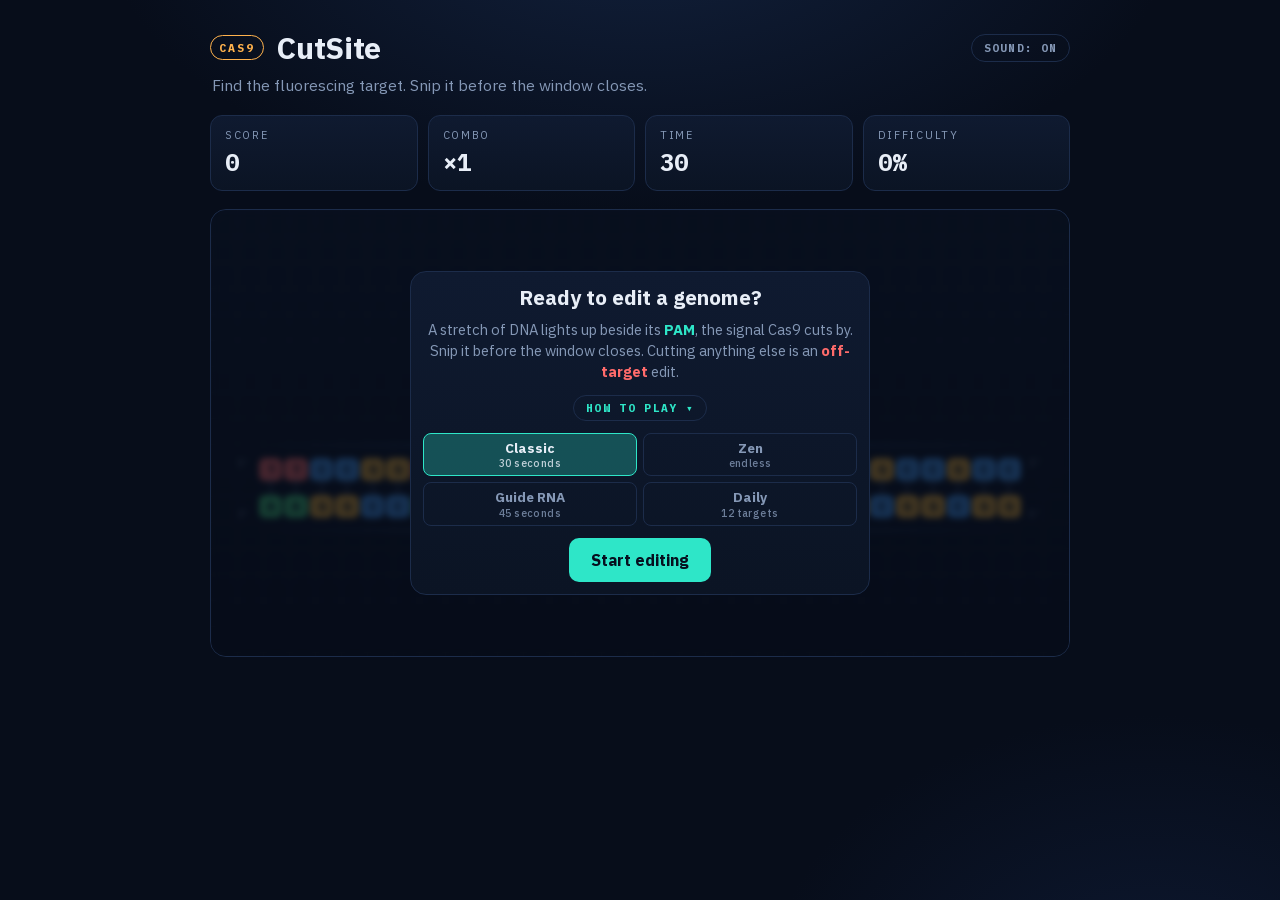
<file: index.html>
<!DOCTYPE html>
<html lang="en">
<head>
  <meta charset="UTF-8" />
  <meta name="viewport" content="width=device-width, initial-scale=1.0" />
  <title>CutSite &mdash; a CRISPR reflex game</title>
  <meta name="description" content="A browser game about CRISPR gene editing. Read the guide RNA, find the site sitting beside a real NGG PAM, and cut it before the window closes." />
  <meta name="author" content="Rachel Selbrede" />
  <meta name="theme-color" content="#070d1a" />

  <!-- Scissors mark, inline so the standalone build stays a single file.
       The dark rounded plate keeps the amber legible on light tab bars. -->
  <link rel="icon" href="data:image/svg+xml,%3Csvg xmlns='http://www.w3.org/2000/svg' viewBox='0 0 32 32'%3E%3Crect width='32' height='32' rx='7' fill='%23070d1a'/%3E%3Cg stroke='%23ffb24d' stroke-width='2.6' fill='none' stroke-linecap='round'%3E%3Ccircle cx='9' cy='9.5' r='3'/%3E%3Ccircle cx='9' cy='22.5' r='3'/%3E%3Cpath d='M11.5 11.2 L25 22.5'/%3E%3Cpath d='M11.5 20.8 L25 9.5'/%3E%3C/g%3E%3Ccircle cx='16' cy='16' r='1.6' fill='%23ffb24d'/%3E%3C/svg%3E" />

  <!-- Link previews. og:image needs an absolute URL, so these point at the
       GitHub Pages deploy rather than a relative path. -->
  <meta property="og:type" content="website" />
  <meta property="og:site_name" content="CutSite" />
  <meta property="og:title" content="CutSite — a CRISPR reflex game" />
  <meta property="og:description" content="Read the guide RNA, find the site beside a real NGG PAM, and cut it before the window closes." />
  <meta property="og:url" content="https://rachelselbrede.github.io/cutsite/" />
  <meta property="og:image" content="https://rachelselbrede.github.io/cutsite/og-image.png" />
  <meta property="og:image:width" content="1200" />
  <meta property="og:image:height" content="630" />
  <meta property="og:image:alt" content="A strand of DNA with one stretch fluorescing next to its PAM site, and a pair of Cas9 scissors." />
  <meta name="twitter:card" content="summary_large_image" />

  <!-- pwa:head:start -->
  <!-- Installable to a home screen: the manifest names the app and its
       icons, and sw.js caches the game so an installed copy still opens
       with no signal. iOS ignores the manifest's icons and wants its own.
       All of it points at files beside the page, so the standalone build
       takes it out; tests keep it, since none of it does anything on load. -->
  <link rel="manifest" href="manifest.webmanifest" />
  <link rel="apple-touch-icon" href="apple-touch-icon.png" />
  <meta name="apple-mobile-web-app-capable" content="yes" />
  <meta name="apple-mobile-web-app-status-bar-style" content="black-translucent" />
  <meta name="apple-mobile-web-app-title" content="CutSite" />
  <meta name="mobile-web-app-capable" content="yes" />
  <!-- pwa:head:end -->

  <!-- The typefaces are self-hosted in fonts/ and declared in style.css,
       so the page fetches nothing from a third party and an offline copy
       still looks like itself. -->
  <link rel="stylesheet" href="style.css?v=35" />
</head>
<body>
  <!-- Scissors cursor that follows the pointer over the play area -->
  <div class="scissors" id="scissors" aria-hidden="true">
    <svg viewBox="0 0 32 32" width="34" height="34">
      <!--
        Two arms crossing at the pivot (16,16). Each arm is a handle ring on
        the left, a shank running in to the pivot, and a blade continuing out
        the FAR side to a tip on the right - so the arms form an X, the way
        real scissors do. Both arms rotate about the pivot; see style.css.
      -->
      <g class="blade blade-top">
        <circle cx="6.5" cy="8.5" r="3.2" fill="none" stroke="currentColor" stroke-width="2"/>
        <path d="M 9.01 10.48 L 16.00 16.00" fill="none" stroke="currentColor" stroke-width="2" stroke-linecap="round"/>
        <path d="M 14.78 17.46 L 27.78 26.27 L 28.22 25.73 L 17.22 14.54 Z" fill="currentColor" stroke="currentColor" stroke-width="0.5" stroke-linejoin="round"/>
      </g>
      <g class="blade blade-bottom">
        <circle cx="6.5" cy="23.5" r="3.2" fill="none" stroke="currentColor" stroke-width="2"/>
        <path d="M 9.01 21.52 L 16.00 16.00" fill="none" stroke="currentColor" stroke-width="2" stroke-linecap="round"/>
        <path d="M 17.22 17.46 L 28.22 6.27 L 27.78 5.73 L 14.78 14.54 Z" fill="currentColor" stroke="currentColor" stroke-width="0.5" stroke-linejoin="round"/>
      </g>
      <!-- The pivot screw, drawn last so it sits on top of both blades -->
      <circle cx="16" cy="16" r="1.3" fill="currentColor"/>
    </svg>
  </div>

  <main class="app">
    <header class="topbar">
      <div class="brand">
        <span class="brand-mark">Cas9</span>
        <h1>CutSite</h1>
        <!-- Out here rather than on a card, so it can be reached before,
             during and after a round. The choice is remembered. -->
        <button class="sound-toggle" id="mute-btn" aria-pressed="false">Sound: on</button>
      </div>
      <p class="tagline">Find the fluorescing target. Snip it before the window closes.</p>
    </header>

    <section class="hud" aria-label="Scoreboard">
      <div class="stat">
        <span class="stat-label">Score</span>
        <span class="stat-value" id="score">0</span>
      </div>
      <div class="stat">
        <span class="stat-label">Combo</span>
        <span class="stat-value" id="combo">&times;1</span>
      </div>
      <div class="stat">
        <span class="stat-label" id="time-label">Time</span>
        <span class="stat-value" id="time">30</span>
      </div>
      <div class="stat">
        <span class="stat-label">Difficulty</span>
        <span class="stat-value" id="difficulty">0%</span>
      </div>
    </section>

    <section class="stage" id="stage">
      <!-- Lives in the stage, not the overlay: the overlay is display:none
           while a round runs, which is exactly when this has to be reachable. -->
      <button class="btn hidden" id="stop-btn">Stop Editing</button>

      <!-- The play area and the overlay share one grid cell, so the stage is
           as tall as the taller of the two. A card that outgrows the play
           area (the end card on a phone) grows the stage with it and the
           page scrolls as one, with no scroll region nested inside it. -->
      <div class="play">
      <div class="status" id="status" role="status" aria-live="polite">Load a guide RNA to begin</div>
      <div class="accuracy-display" id="accuracy-display">Accuracy: —</div>

      <!-- The loaded guide RNA: its spacer reads like the target's top strand,
           written as RNA (U for T). Filled in by script.js at each spawn. -->
      <div class="guide" id="guide" aria-live="polite">
        <span class="guide-label">Guide RNA</span>
        <span class="guide-end">5&prime;-</span><span class="guide-seq" id="guide-seq">—</span><span class="guide-end">-3&prime;</span>
        <span class="guide-strand" id="guide-strand"></span>
      </div>

      <!-- The DNA double helix. script.js fills the strand with one row of
           base pairs, or two where a full strand will not fit in one, each
           row with its own backbones and the 5'/3' marks at the true ends.
           The two strands run antiparallel; a forward site's protospacer and
           PAM read 5' to 3' along the top strand, left to right. -->
      <div class="helix" id="helix">
        <div class="strand" id="strand" role="listbox" tabindex="0"
             aria-label="DNA strand. Arrow keys move along it, J jumps to the next fluorescing site, Enter cuts."></div>
      </div>
      </div>

      <!-- Start / game-over overlay -->
      <div class="overlay" id="overlay">
        <div class="card" id="card-start">
          <h2>Ready to edit a genome?</h2>
          <p>
            A stretch of DNA lights up beside its <b>PAM</b>, the signal Cas9
            cuts by. Snip it before the window closes. Cutting anything else is
            an <b class="warn">off-target</b> edit.
          </p>
          <!-- The full rules fold away. Spelled out, they pushed the mode
               picker and the Start button below the stage's edge, where a
               first-time visitor could not see them. -->
          <details class="howto">
            <summary>How to play</summary>
            <p>
              Click the glowing target as fast as you can. Speed and streaks
              multiply your score, and the reaction window tightens as you land
              cuts.
            </p>
            <p class="card-warn">
              An <b>off-target</b> cut resets the combo and, when Cas9 would
              have refused the site, jams the blades for a moment.
            </p>
            <p>
              <b>Guide RNA</b> mode lights up decoys too. Read the guide and cut
              only the site that matches it beside a real <b>NGG</b> PAM. Sites
              face either way: a PAM to the <b>left</b> of a glow marks a
              bottom-strand site, read right to left.
            </p>
            <p>
              <b>Daily</b>: twelve targets under Guide RNA rules, the same for
              everyone today. Your first finished run counts; share the result
              with your lab.
            </p>
            <p>
              Keyboard works too: arrows move along the strand, J or the digits
              1 to 3 jump to a glowing site, Enter cuts, Esc ends a Zen or Daily
              round.
            </p>
          </details>
          <div class="mode-selector" role="group" aria-label="Game mode">
            <button class="mode-btn selected" data-mode="classic" aria-pressed="true">Classic <small>30 seconds</small></button>
            <button class="mode-btn" data-mode="zen" aria-pressed="false">Zen <small>endless</small></button>
            <button class="mode-btn" data-mode="guide" aria-pressed="false">Guide RNA <small>45 seconds</small></button>
            <button class="mode-btn" data-mode="daily" aria-pressed="false">Daily <small>12 targets</small></button>
          </div>
          <button class="btn" id="start-btn">Start editing</button>
        </div>

        <!-- A dialog named by its title, and focusable: endGame moves focus
             here, so the keyboard and a screen reader land on the result
             rather than on the strand underneath. -->
        <div class="card hidden" id="card-end" role="dialog" aria-labelledby="end-title" tabindex="-1">
          <h2 id="end-title">Round complete</h2>
          <div class="scoreline">
            <div><span class="scoreline-num" id="final-score">0</span><span class="scoreline-lbl">score</span></div>
            <div><span class="scoreline-num" id="final-cuts">0</span><span class="scoreline-lbl">cuts</span></div>
            <div><span class="scoreline-num" id="final-acc">0%</span><span class="scoreline-lbl">accuracy</span></div>
            <div><span class="scoreline-num scoreline-warn" id="final-off">0</span><span class="scoreline-lbl">off&#8209;target</span></div>
          </div>
          <!-- Achievements and the top ten side by side at desktop widths, so the
               card stays inside the stage; narrow screens stack them. -->
          <div class="end-body">
            <div id="achievements" class="achievements-earned"></div>
            <!-- The board and the debrief share the right-hand column. Six
                 achievements are taller than ten scores, so the slack under
                 the board is where the debrief fits for free; hung under the
                 whole body instead, it made the card outgrow the stage. -->
            <div class="end-column">
              <div id="leaderboard" class="leaderboard"></div>
              <!-- Why the round went the way it did, and the biology behind
                   it. Folded shut: the end card has to fit the stage, and
                   this is for the player who wants to know, not everyone. -->
              <details id="debrief" class="debrief"></details>
            </div>
          </div>
          <p id="end-note" class="end-note"></p>
          <!-- The daily's result line, ready to paste to the lab. Takes the
               end-note's slot so the card keeps its height. -->
          <div id="share" class="share hidden">
            <code id="share-text"></code>
            <button class="btn btn-ghost" id="share-btn" type="button">Copy result</button>
          </div>
          <!-- Edit again replays the same mode; Change mode brings the picker
               back, so a session never needs a reload. -->
          <div class="end-actions">
            <button class="btn" id="again-btn">Edit again</button>
            <button class="btn btn-ghost" id="menu-btn">Change mode</button>
          </div>
        </div>
      </div>
    </section>

  </main>

  <script src="script.js?v=35"></script>
  <!-- pwa:start -->
  <script>
    // Kept here rather than in script.js because two other builds drop it:
    // the standalone file has no sw.js beside it to register, and a worker
    // registered from the test page would cache the harness and outlive
    // the run. Both strip everything between the pwa markers.
    if ("serviceWorker" in navigator) {
      addEventListener("load", function () {
        navigator.serviceWorker.register("sw.js").catch(function () {});
      });
    }
  </script>
  <!-- pwa:end -->
</body>
</html>
</file>
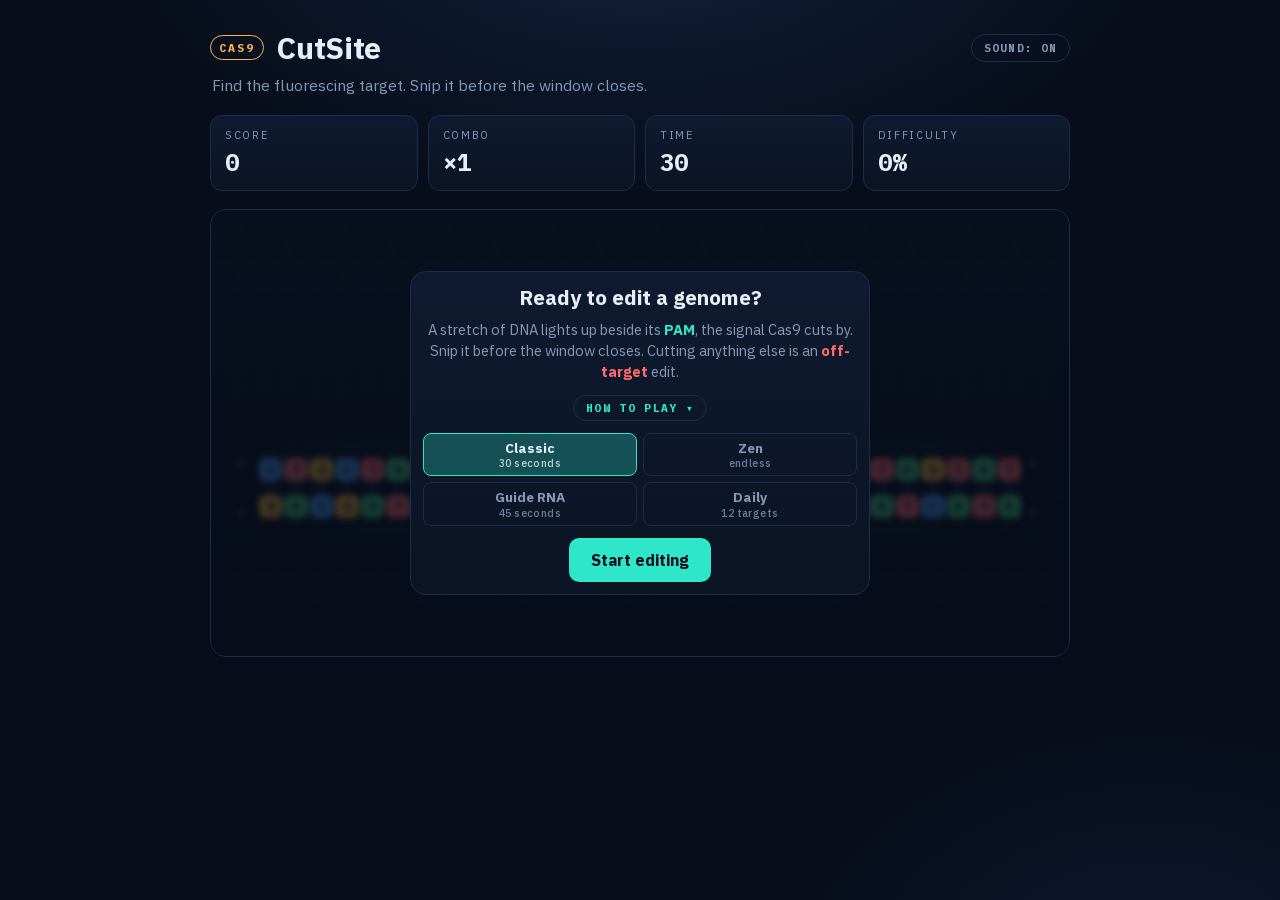
<file: cutsite-standalone.html>
<!DOCTYPE html>
<!--
  GENERATED FILE - do not edit by hand.
  Built from index.html + style.css + script.js by build-standalone.py.
  Any edit here is lost on the next build; change the source files instead.
-->
<html lang="en">
<head>
  <meta charset="UTF-8" />
  <meta name="viewport" content="width=device-width, initial-scale=1.0" />
  <title>CutSite &mdash; a CRISPR reflex game</title>
  <meta name="description" content="A browser game about CRISPR gene editing. Read the guide RNA, find the site sitting beside a real NGG PAM, and cut it before the window closes." />
  <meta name="author" content="Rachel Selbrede" />
  <meta name="theme-color" content="#070d1a" />

  <!-- Scissors mark, inline so the standalone build stays a single file.
       The dark rounded plate keeps the amber legible on light tab bars. -->
  <link rel="icon" href="data:image/svg+xml,%3Csvg xmlns='http://www.w3.org/2000/svg' viewBox='0 0 32 32'%3E%3Crect width='32' height='32' rx='7' fill='%23070d1a'/%3E%3Cg stroke='%23ffb24d' stroke-width='2.6' fill='none' stroke-linecap='round'%3E%3Ccircle cx='9' cy='9.5' r='3'/%3E%3Ccircle cx='9' cy='22.5' r='3'/%3E%3Cpath d='M11.5 11.2 L25 22.5'/%3E%3Cpath d='M11.5 20.8 L25 9.5'/%3E%3C/g%3E%3Ccircle cx='16' cy='16' r='1.6' fill='%23ffb24d'/%3E%3C/svg%3E" />

  <!-- Link previews. og:image needs an absolute URL, so these point at the
       GitHub Pages deploy rather than a relative path. -->
  <meta property="og:type" content="website" />
  <meta property="og:site_name" content="CutSite" />
  <meta property="og:title" content="CutSite — a CRISPR reflex game" />
  <meta property="og:description" content="Read the guide RNA, find the site beside a real NGG PAM, and cut it before the window closes." />
  <meta property="og:url" content="https://rachelselbrede.github.io/cutsite/" />
  <meta property="og:image" content="https://rachelselbrede.github.io/cutsite/og-image.png" />
  <meta property="og:image:width" content="1200" />
  <meta property="og:image:height" content="630" />
  <meta property="og:image:alt" content="A strand of DNA with one stretch fluorescing next to its PAM site, and a pair of Cas9 scissors." />
  <meta name="twitter:card" content="summary_large_image" />


  <!-- The typefaces are self-hosted in fonts/ and declared in style.css,
       so the page fetches nothing from a third party and an offline copy
       still looks like itself. -->
  <style>
/* ============================================================
   CutSite  -  styles
   Type: IBM Plex Sans for the interface, IBM Plex Mono for the DNA.
   Palette (a fluorescence-imaging look):
     --bg      deep imaging-screen navy
     --panel   raised panel
     --glow     bioluminescent cyan  (the fluorescing target)
     --cas9     amber                (the scissors / Cas9)
   DNA bases use a genomics-style coloring:
     A green, T red, G amber, C blue
   ============================================================ */

/* ---------- typefaces ---------- */
/* Self-hosted, in fonts/. They used to come from Google Fonts, which made a
   project that advertises no dependencies fetch two of them from a third
   party on every load, left the "open it off a USB stick" standalone build
   rendering in system fonts, and forced the test suite to wait on a network
   round trip before it could measure anything.

   IBM Plex, because it was drawn for technical interfaces and reads like
   instrument software rather than a landing page. The sans ships as one
   variable file covering every weight; the mono is static, two weights.
   Latin only - the game is four letters and some English. */
@font-face {
  font-family: "IBM Plex Sans";
  font-style: normal;
  font-weight: 100 700;   /* one variable file for the whole range */
  font-display: swap;
  src: url("[data-uri]") format("woff2");
}
@font-face {
  font-family: "IBM Plex Mono";
  font-style: normal;
  font-weight: 500;
  font-display: swap;
  src: url("[data-uri]") format("woff2");
}
@font-face {
  font-family: "IBM Plex Mono";
  font-style: normal;
  font-weight: 700;
  font-display: swap;
  src: url("[data-uri]") format("woff2");
}

:root {
  --bg: #070d1a;
  --bg-2: #0b1424;
  --panel: #0f1a30;
  --panel-line: #1c2c4a;
  --ink: #e8eef7;
  --muted: #8598b6;
  --glow: #2ee6c8;
  --glow-soft: rgba(46, 230, 200, 0.28);
  --cas9: #ffb24d;
  --danger: #ff6b6b;
  --base-a: #46d17f;
  --base-t: #ff6f6f;
  --base-g: #f5b73d;
  --base-c: #4aa3ff;
  --radius: 16px;
}

* { box-sizing: border-box; }

html, body {
  margin: 0;
  min-height: 100%;
}

body {
  background:
    radial-gradient(900px 500px at 50% -10%, #12213d 0%, transparent 60%),
    radial-gradient(700px 500px at 90% 110%, #0d1830 0%, transparent 55%),
    var(--bg);
  color: var(--ink);
  font-family: "IBM Plex Sans", system-ui, sans-serif;
  display: flex;
  justify-content: center;
  padding: 28px 18px 40px;
}

/* ---------- custom scissors cursor ---------- */
.scissors {
  position: fixed;
  color: var(--cas9);
  pointer-events: none;
  transform: translate(-50%, -50%);
  z-index: 60;
  filter: drop-shadow(0 2px 6px rgba(0,0,0,0.6));
  opacity: 0;
  transition: opacity 0.2s ease;
}
.scissors.active { opacity: 1; }
/* Closing fully swings the handles a hair outside the 32x32 viewBox.
   Nothing here is interactive, so let the artwork spill rather than clip. */
.scissors svg { overflow: visible; }
/* Both arms pivot about the screw at (16,16) in the SVG's own coordinates.
   This used to be 6px 16px - out by the handles - so the blades swung around
   the wrong point and the snip flailed instead of closing. */
.scissors .blade {
  transform-box: view-box;
  transform-origin: 16px 16px;
  transition: transform 90ms ease;
}
/* SVG y runs downwards, so a positive rotation is clockwise on screen.
   Closing the tips means the lower arm goes up and the upper arm goes down.
   39.8deg is exactly the rest half-angle (atan2(10,12)), so the blades meet
   flush instead of stopping short. Shutting is quicker than reopening, which
   is what makes it read as a snip rather than a wobble. */
.scissors.snip .blade        { transition-duration: 55ms; }
.scissors.snip .blade-top    { transform: rotate(-39.8deg); }
.scissors.snip .blade-bottom { transform: rotate(39.8deg); }
/* blades jammed after an off-target cut: stuck open and red until they free up */
.scissors.jammed { color: var(--danger); animation: jamShudder 0.45s ease; }
.scissors.jammed .blade-top    { transform: rotate(14deg); }
.scissors.jammed .blade-bottom { transform: rotate(-14deg); }
@keyframes jamShudder {
  0%, 100% { margin-left: 0; }
  20% { margin-left: -3px; }
  50% { margin-left: 3px; }
  80% { margin-left: -2px; }
}

/* ---------- layout ---------- */
.app {
  width: 100%;
  max-width: 860px;
}

.topbar { margin-bottom: 20px; }
.brand { display: flex; align-items: center; gap: 12px; }
/* The sound toggle sits at the end of the brand row, out of the overlay, so
   it can be reached before, during and after a round. */
.sound-toggle {
  margin-left: auto;
  font-family: "IBM Plex Mono", monospace;
  font-weight: 700;
  font-size: 0.68rem;
  letter-spacing: 0.1em;
  text-transform: uppercase;
  color: var(--muted);
  background: transparent;
  border: 1px solid var(--panel-line);
  border-radius: 999px;
  padding: 6px 12px;
  cursor: pointer;
  white-space: nowrap;
  transition: color 0.2s ease, border-color 0.2s ease;
}
.sound-toggle:hover { color: var(--ink); border-color: var(--glow-soft); }
.sound-toggle:focus-visible { outline: 3px solid var(--cas9); outline-offset: 2px; }
.sound-toggle[aria-pressed="true"] { color: var(--cas9); border-color: rgba(255, 178, 77, 0.5); }
.brand-mark {
  font-family: "IBM Plex Mono", monospace;
  font-weight: 700;
  font-size: 0.72rem;
  letter-spacing: 0.18em;
  color: var(--cas9);
  border: 1px solid var(--cas9);
  padding: 4px 8px;
  border-radius: 999px;
  text-transform: uppercase;
}
.brand h1 {
  margin: 0;
  font-size: 1.9rem;
  font-weight: 700;
  letter-spacing: -0.01em;
}
.tagline { margin: 8px 2px 0; color: var(--muted); font-size: 0.98rem; }

/* ---------- HUD ---------- */
.hud {
  display: grid;
  /* auto-fit lets the row rebalance when the Time stat is hidden in zen mode */
  grid-template-columns: repeat(auto-fit, minmax(140px, 1fr));
  gap: 10px;
  margin-bottom: 18px;
}
.stat {
  background: linear-gradient(180deg, var(--panel), var(--bg-2));
  border: 1px solid var(--panel-line);
  border-radius: 12px;
  padding: 12px 14px;
}
.stat-label {
  display: block;
  font-size: 0.68rem;
  text-transform: uppercase;
  letter-spacing: 0.16em;
  color: var(--muted);
}
.stat-value {
  display: block;
  margin-top: 4px;
  font-family: "IBM Plex Mono", monospace;
  font-weight: 700;
  font-size: 1.5rem;
  font-variant-numeric: tabular-nums;
}
#time.low { color: var(--danger); }
#difficulty {
  transition: color 0.3s ease;
}
#difficulty[data-level="high"] { color: var(--danger); }
#difficulty[data-level="med"] { color: var(--cas9); }
.stat-value.bump { animation: bump 0.28s ease; }
@keyframes bump {
  0% { transform: scale(1); }
  40% { transform: scale(1.22); color: var(--glow); }
  100% { transform: scale(1); }
}

/* ---------- stage ---------- */
/* The play area and the overlay sit in the same grid cell, so the stage is
   as tall as the taller of the two: normally its resting height, and on a
   phone, where the end card stacks its columns, as tall as that card. The
   page then scrolls as one; the overlay used to be a scroll region of its
   own inside the stage, with the card's buttons out of sight. The padding
   is kept in variables so the overlay can reach over it to the edges. */
.stage {
  --pad-top: 30px;
  --pad-x: 22px;
  --pad-bottom: 34px;
  position: relative;
  background:
    linear-gradient(180deg, rgba(20,34,60,0.6), rgba(9,16,30,0.6));
  border: 1px solid var(--panel-line);
  border-radius: var(--radius);
  padding: var(--pad-top) var(--pad-x) var(--pad-bottom);
  min-height: 448px;
  display: grid;
  grid-template-columns: minmax(0, 1fr);
  grid-template-rows: 1fr;
  align-content: stretch;
  overflow: hidden;
  transition: transform 0.08s ease;
  /* rapid tapping must never trigger double-tap zoom, long-press must not
     start selecting base letters, and taps should not flash a highlight */
  touch-action: manipulation;
  user-select: none;
  -webkit-user-select: none;
  -webkit-touch-callout: none;
  -webkit-tap-highlight-color: transparent;
}
.stage.shake {
  animation: shake 0.2s ease;
}
@keyframes shake {
  0%, 100% { transform: translate(0, 0); }
  25% { transform: translate(-2px, -1px); }
  50% { transform: translate(2px, 1px); }
  75% { transform: translate(-1px, 2px); }
}
.stage::before {
  /* faint imaging-grid texture */
  content: "";
  position: absolute; inset: 0;
  background-image:
    linear-gradient(rgba(255,255,255,0.03) 1px, transparent 1px),
    linear-gradient(90deg, rgba(255,255,255,0.03) 1px, transparent 1px);
  background-size: 26px 26px;
  pointer-events: none;
}
.play {
  grid-area: 1 / 1;
  min-width: 0;
  display: flex;
  flex-direction: column;
  justify-content: center;
}
.status {
  position: relative;
  text-align: center;
  font-family: "IBM Plex Mono", monospace;
  font-size: 0.82rem;
  letter-spacing: 0.05em;
  color: var(--muted);
  margin-bottom: 26px;
  min-height: 1.2em;
}
.status.hot { color: var(--glow); }
.accuracy-display {
  position: relative;
  text-align: center;
  font-family: "IBM Plex Mono", monospace;
  font-size: 0.75rem;
  letter-spacing: 0.05em;
  color: var(--muted);
  margin-bottom: 18px;
  min-height: 1em;
  transition: color 0.2s ease;
}

/* ---------- DNA helix ---------- */
.helix { position: relative; padding: 20px 22px; }

/* The strand is one row of base pairs, or two. The reflex modes shorten it
   on a narrow screen; the reading modes keep all thirty columns and wrap
   them instead, the way a sequence viewer wraps a long read, so the puzzle
   is the same on a phone as on a desktop. Every row carries its own pair of
   backbones, and the row gap leaves room for them and for the PAM label. */
.strand {
  position: relative;
  display: flex;
  flex-direction: column;
  gap: 30px;
  cursor: none;
}
.row {
  position: relative;
  display: flex;
  gap: 2px;
  padding: 0 4px;
}
/* the sugar-phosphate backbones, one above and one below every row */
.row::before,
.row::after {
  content: "";
  position: absolute;
  left: 0; right: 0;
  height: 3px;
  border-radius: 3px;
  background: linear-gradient(90deg, rgba(51,80,127,0), #33507f, rgba(51,80,127,0));
  pointer-events: none;
}
.row::before { top: -8px; }
.row::after { bottom: -8px; }

/* DNA is antiparallel, and it matters here: a forward site's PAM and
   protospacer sit on the top strand and a reverse site's on the bottom one.
   script.js puts the marks at the true ends of each strand, so on a wrapped
   strand the first row carries the left pair and the last row the right. */
.polarity {
  position: absolute;
  font-family: "IBM Plex Mono", monospace;
  font-size: 0.58rem;
  letter-spacing: 0.06em;
  color: var(--muted);
  opacity: 0.8;
}
.polarity-tl { right: calc(100% + 4px); top: 4px; }
.polarity-tr { left: calc(100% + 4px);  top: 4px; }
.polarity-bl { right: calc(100% + 4px); bottom: 4px; }
.polarity-br { left: calc(100% + 4px);  bottom: 4px; }

.col {
  position: relative;
  flex: 1 1 0;
  display: flex;
  flex-direction: column;
  align-items: center;
  gap: 14px;
  padding: 6px 0;
  border-radius: 8px;
  transition: background 0.18s ease, transform 0.12s ease;
}
.base {
  width: 100%;
  max-width: 26px;
  aspect-ratio: 1 / 1;
  display: grid;
  place-items: center;
  border-radius: 6px;
  font-family: "IBM Plex Mono", monospace;
  font-weight: 700;
  font-size: 0.8rem;
  color: #06101f;
  opacity: 0.9;
}
.rung {
  position: absolute;
  top: 50%;
  width: 2px;
  height: 22px;
  transform: translateY(-50%);
  background: rgba(120,150,190,0.35);
}
.base-A { background: var(--base-a); }
.base-T { background: var(--base-t); }
.base-G { background: var(--base-g); }
.base-C { background: var(--base-c); }
.base-U { background: var(--base-t); } /* RNA: uracil takes thymine's place */

/* ---------- guide RNA readout ---------- */
.guide {
  position: relative;
  display: flex;
  justify-content: center;
  align-items: center;
  gap: 6px;
  margin-bottom: 18px;
  font-family: "IBM Plex Mono", monospace;
  font-size: 0.72rem;
  letter-spacing: 0.08em;
  color: var(--muted);
  min-height: 20px;
}
.guide-label { text-transform: uppercase; letter-spacing: 0.16em; font-size: 0.62rem; }
.guide-end { opacity: 0.7; }
.guide-strand { font-size: 0.62rem; letter-spacing: 0.06em; color: var(--muted); margin-left: 4px; }
.guide-seq { display: inline-flex; gap: 2px; min-width: 1.5em; justify-content: center; }
.guide-seq .base {
  width: 18px;
  max-width: 18px;
  font-size: 0.68rem;
  border-radius: 4px;
  opacity: 1;
}

/* active target: the fluorescing window */
/* Every candidate site glows the same way. In Guide RNA mode the decoys are
   deliberately indistinguishable from the real target by look alone: the
   only way to tell is to read the sequence and the PAM. */
.col.candidate {
  background: var(--glow-soft);
  animation: fluoresce 0.9s ease-in-out infinite;
}
.col.candidate .base { opacity: 1; box-shadow: 0 0 12px 2px var(--glow-soft); }
/* Which strand carries the site: its bases glow in full and the other
   strand's sit dimmer. Together with the PAM's side that is the whole
   reading cue - a PAM to the left means a bottom-strand site, read right to
   left. Screen readers get the same fact in the column label. */
.col.candidate.on-top .base:last-child,
.col.candidate.on-bottom .base:first-child { opacity: 0.45; box-shadow: none; }
@keyframes fluoresce {
  0%, 100% { box-shadow: 0 0 0 0 rgba(46,230,200,0); }
  50% { box-shadow: 0 0 18px 3px var(--glow-soft); }
}

/* The PAM motif: all three bases tinted, but only the middle one carries the
   label, centred so it reads as one tag across NGG rather than once per base. */
.col.pam { background: rgba(255, 178, 77, 0.12); }
.col.pam-label::after {
  content: "PAM";
  position: absolute;
  bottom: -16px;
  left: 50%;
  transform: translateX(-50%);
  font-family: "IBM Plex Mono", monospace;
  font-size: 0.52rem;
  letter-spacing: 0.12em;
  color: var(--cas9);
  white-space: nowrap;
}

/* The scissile position: a blunt break 3 bp upstream of the PAM. The line sits
   on the leading edge of the base immediately 3' of where the duplex parts. */
.col.cut-site::before {
  content: "";
  position: absolute;
  left: -1px;
  top: -2px;
  bottom: -2px;
  width: 2px;
  border-radius: 2px;
  background: repeating-linear-gradient(
    180deg, var(--cas9) 0 4px, transparent 4px 7px);
  opacity: 0.75;
}
/* the moment the duplex parts: the line snaps bright and square */
.col.breaking::before {
  animation: dsb 0.4s ease forwards;
}
@keyframes dsb {
  0%   { background: #ffffff; opacity: 1; width: 3px; left: -1.5px; }
  100% { background: var(--cas9); opacity: 0; width: 3px; left: -1.5px; }
}

/* an off-target cut: the column recoils red instead of flashing white */
.col.off-target {
  animation: offtargetflash 0.45s ease forwards;
}
@keyframes offtargetflash {
  0%   { background: var(--danger); transform: translateY(3px); }
  40%  { background: rgba(255,107,107,0.35); transform: translateY(0); }
  100% { background: transparent; transform: translateY(0); }
}

/* the moment of the cut */
.col.cut {
  animation: cutflash 0.4s ease forwards;
}
@keyframes cutflash {
  0% { background: #ffffff; transform: scale(1.15); }
  100% { background: transparent; transform: scale(1); }
}

/* floating +points text */
.pop {
  position: absolute;
  transform: translate(-50%, 0);
  font-family: "IBM Plex Mono", monospace;
  font-weight: 700;
  font-size: 0.95rem;
  color: var(--glow);
  pointer-events: none;
  animation: rise 0.7s ease forwards;
  z-index: 40;
}
/* a tolerated off-target cut: same rise, but nothing to celebrate */
.pop.bad { color: var(--danger); font-size: 0.72rem; letter-spacing: 0.12em; text-transform: uppercase; }
@keyframes rise {
  0% { opacity: 0; transform: translate(-50%, 6px); }
  20% { opacity: 1; }
  100% { opacity: 0; transform: translate(-50%, -30px); }
}

/* particle burst on cut */
.particle {
  position: absolute;
  width: 6px;
  height: 6px;
  border-radius: 50%;
  background: var(--glow);
  pointer-events: none;
  animation: burst 0.6s ease forwards;
  box-shadow: 0 0 8px var(--glow);
}
@keyframes burst {
  0% { opacity: 1; transform: translate(-50%, -50%) scale(1); }
  100% { opacity: 0; transform: translate(calc(-50% + var(--vx, 0)), calc(-50% + var(--vy, 0))) scale(0); }
}

/* ---------- overlay ---------- */
/* In the stage's grid cell with the play area, reaching over the stage's
   padding to its edges. It is never a scroll region: a card taller than the
   play area makes the stage taller instead. */
.overlay {
  grid-area: 1 / 1;
  position: relative;
  z-index: 50;
  margin: calc(-1 * var(--pad-top)) calc(-1 * var(--pad-x)) calc(-1 * var(--pad-bottom));
  display: flex;
  flex-direction: column;
  align-items: center;
  justify-content: center;
  gap: 10px;
  padding: 14px;
  background: rgba(6, 12, 24, 0.72);
  backdrop-filter: blur(3px);
}
.overlay > * { flex-shrink: 0; }
.overlay.hidden { display: none; }
.card {
  width: min(460px, 95%);
  text-align: center;
  background: linear-gradient(180deg, var(--panel), var(--bg-2));
  border: 1px solid var(--panel-line);
  border-radius: var(--radius);
  padding: 12px;
}
.card.hidden { display: none; }
/* The end card takes focus when a round ends. The ring shows only for a
   keyboard player, in the same amber as every other focus ring here. */
.card:focus { outline: none; }
.card:focus-visible { outline: 2px solid rgba(255, 178, 77, 0.55); outline-offset: 2px; }

/* The end card is wider than the start card: its achievements and the top
   ten sit side by side, which is what keeps it inside the stage at its
   resting height once both are on show. Narrow screens stack them, fold the
   achievements, and let the stage grow to whatever is left. */
#card-end { width: min(700px, 95%); }
.end-body {
  display: grid;
  grid-template-columns: 1fr 1fr;
  gap: 10px;
  align-items: start;
  margin: 2px 0 4px;
}
/* Grid children default to min-width: auto, which lets a block wider than
   its column push the whole body past the card edge instead of shrinking. */
.end-body > * { min-width: 0; }
.end-body .achievements-earned,
.end-body .leaderboard { margin: 0; }
.end-column { display: flex; flex-direction: column; gap: 10px; min-width: 0; }
@media (max-width: 720px) {
  #card-end { width: min(460px, 95%); }
  .end-body { grid-template-columns: 1fr; }
}
.card h2 { margin: 0 0 8px; font-size: 1.3rem; }
.card p { color: var(--muted); font-size: 0.92rem; line-height: 1.45; margin: 0 0 12px; }
.card b { color: var(--glow); font-weight: 700; }

.btn {
  display: inline-block;
  font-family: inherit;
  font-weight: 700;
  font-size: 1rem;
  color: #06101f;
  background: var(--glow);
  border: none;
  border-radius: 10px;
  padding: 12px 22px;
  cursor: pointer;
  transition: transform 0.1s ease, box-shadow 0.2s ease, filter 0.2s ease;
}
.btn:hover { filter: brightness(1.08); box-shadow: 0 0 22px var(--glow-soft); }
.btn:active { transform: translateY(1px); }
.btn:focus-visible { outline: 3px solid var(--cas9); outline-offset: 2px; }
.btn-ghost {
  background: transparent;
  color: var(--muted);
  border: 1px solid var(--panel-line);
  font-size: 0.82rem;
  padding: 8px 16px;
}
.btn-ghost:hover { box-shadow: none; color: var(--ink); }

/* Edit again and Change mode, side by side under the end card's summary */
.end-actions {
  display: flex;
  justify-content: center;
  align-items: center;
  flex-wrap: wrap;
  gap: 10px;
}

.scoreline {
  display: flex;
  justify-content: center;
  gap: 20px;
  margin: 4px 0 8px;
}
.scoreline-num {
  display: block;
  font-family: "IBM Plex Mono", monospace;
  font-weight: 700;
  font-size: 1.45rem;
  color: var(--glow);
}
.scoreline-num.scoreline-warn { color: var(--danger); }
.scoreline-lbl {
  font-size: 0.68rem;
  text-transform: uppercase;
  letter-spacing: 0.14em;
  color: var(--muted);
}
.end-note { min-height: 1.2em; margin-bottom: 10px; }
.card-warn {
  border-left: 2px solid var(--danger);
  padding-left: 10px;
  text-align: left;
  color: var(--muted);
  font-size: 0.82rem;
  line-height: 1.4;
}
.card-warn b,
.card b.warn { color: var(--danger); }

/* ---------- the folded rules on the start card ---------- */
/* Closed by default: the card then fits the stage with room to spare, so the
   mode picker and Start are always in view. Opening it is the one thing that
   may make the overlay scroll, and that is the reader's own choice. */
.howto { margin: 0 0 12px; }
.howto summary {
  display: inline-block;
  cursor: pointer;
  list-style: none;
  font-family: "IBM Plex Mono", monospace;
  font-size: 0.7rem;
  font-weight: 700;
  letter-spacing: 0.12em;
  text-transform: uppercase;
  color: var(--glow);
  padding: 5px 12px;
  border: 1px solid var(--panel-line);
  border-radius: 999px;
  transition: border-color 0.2s ease;
}
.howto summary::-webkit-details-marker { display: none; }
.howto summary::after { content: " \25BE"; }
.howto[open] summary::after { content: " \25B4"; }
.howto summary:hover { border-color: var(--glow-soft); }
.howto summary:focus-visible { outline: 3px solid var(--cas9); outline-offset: 2px; }
.howto[open] summary { margin-bottom: 12px; }
.howto p:last-child { margin-bottom: 0; }

/* ---------- daily share row ---------- */
/* Sized to the end-note it replaces, so the daily's end card is exactly as
   tall as everyone else's and stays inside the stage with no scrolling. */
.share {
  display: flex;
  align-items: center;
  justify-content: center;
  flex-wrap: wrap;
  gap: 10px;
  margin: 0 0 10px;
  min-height: 1.2em;
}
.share code {
  font-family: "IBM Plex Mono", monospace;
  font-size: 0.8rem;
  letter-spacing: 0.04em;
  color: var(--ink);
}
.share .btn-ghost { padding: 3px 10px; font-size: 0.74rem; }

/* ---------- responsive ---------- */
@media (max-width: 560px) {
  .hud { grid-template-columns: repeat(2, 1fr); }
  .brand h1 { font-size: 1.55rem; }
  .card h2 { font-size: 1.15rem; }
  /* The strand is also shorter here (script.js), so each column is wider.
     Extra vertical padding grows the tap target without moving the bases,
     and slimmer side padding hands every spare pixel to the columns. */
  .col { gap: 10px; padding: 12px 0; }
  .base { font-size: 0.68rem; }
  .stage { --pad-x: 12px; }
  /* twelve marks and a score on one line at phone width */
  .share code { font-size: 0.72rem; }
  .helix { padding-left: 14px; padding-right: 14px; }
  /* A wrapped strand still has fifteen columns to a row, so the side
     padding goes to the columns; the 5'/3' marks hang in the stage's own
     padding instead. */
  .helix.wrap { padding-left: 6px; padding-right: 6px; }
  .helix.wrap .row { padding-left: 0; padding-right: 0; }
}

/* Touch-only devices: there is no roaming pointer for the scissors to
   follow, so a cursor stand-in would just sit wherever the last tap was. */
@media (hover: none) and (pointer: coarse) {
  .scissors { display: none; }
  .strand { cursor: auto; }
}

@media (prefers-reduced-motion: reduce) {
  .col.candidate { animation: none; }
  .col.candidate .base { box-shadow: 0 0 14px 3px var(--glow-soft); }
  .pop { animation-duration: 0.01s; }
  /* keep the red colour cue for a bad cut, drop the movement */
  .scissors.jammed { animation: none; }
  .col.off-target { animation: none; background: rgba(255,107,107,0.35); }
}

/* ---------- mode selector ---------- */
/* Two by two rather than a stack of four: half the height, and the round
   length sits under each name instead of in brackets beside it. */
.mode-selector {
  display: grid;
  grid-template-columns: 1fr 1fr;
  gap: 6px;
  margin-bottom: 12px;
}
.mode-btn {
  display: flex;
  flex-direction: column;
  align-items: center;
  gap: 1px;
  width: 100%;
  background: transparent;
  color: var(--muted);
  border: 1px solid var(--panel-line);
  border-radius: 8px;
  padding: 6px 8px;
  font-family: inherit;
  font-weight: 700;
  font-size: 0.85rem;
  line-height: 1.2;
  cursor: pointer;
  transition: all 0.2s ease;
}
.mode-btn small {
  font-weight: 500;
  font-size: 0.66rem;
  letter-spacing: 0.04em;
  opacity: 0.8;
}
.mode-btn:hover {
  color: var(--ink);
  border-color: var(--glow-soft);
}
.mode-btn.selected {
  background: var(--glow-soft);
  color: var(--ink);
  border-color: var(--glow);
}
.mode-btn:focus-visible { outline: 3px solid var(--cas9); outline-offset: 2px; }

/* ---------- leaderboard ---------- */
.leaderboard {
  margin: 10px 0 12px;
  padding: 0;
}
.leaderboard-title {
  font-size: 0.68rem;
  text-transform: uppercase;
  letter-spacing: 0.14em;
  color: var(--muted);
  margin-bottom: 8px;
}
.leaderboard ol {
  list-style: none;
  counter-reset: rank;
  margin: 0;
  padding: 0;
  /* Five rows in two columns: a full top ten in half the height, so the card
     fits without the list needing a scrollbar of its own. */
  display: grid;
  grid-template-rows: repeat(5, auto);
  grid-auto-flow: column;
  column-gap: 14px;
  font-family: "IBM Plex Mono", monospace;
  font-size: 0.78rem;
  color: var(--glow);
}
/* rank.  score  ........  accuracy · date */
.leaderboard li {
  counter-increment: rank;
  display: grid;
  grid-template-columns: 1.4em auto 1fr;
  align-items: baseline;
  gap: 6px;
  padding: 1px 4px;
  border-radius: 6px;
  font-variant-numeric: tabular-nums;
  white-space: nowrap;
}
.leaderboard li::before { content: counter(rank) "."; color: var(--muted); text-align: right; }
.lb-score { font-weight: 700; }
.lb-empty {
  margin: 0;
  font-family: "IBM Plex Mono", monospace;
  font-size: 0.72rem;
  color: var(--muted);
}
.lb-meta { color: var(--muted); font-size: 0.66rem; text-align: right; }
/* the round just played, so you can see where it landed */
.leaderboard li.you { background: rgba(255, 178, 77, 0.14); }
.leaderboard li.you::before,
.leaderboard li.you .lb-score { color: var(--cas9); }
/* The daily's history: one row per finished day, newest first, as number,
   the twelve marks, then the score. No rank counter: days are not ranked
   against each other, and the list runs in one column whatever the width. */
.leaderboard ol.daily-history { grid-template-rows: none; grid-auto-flow: row; }
.daily-history li { grid-template-columns: auto 1fr auto; }
.daily-history li::before { content: none; }
.lb-marks { font-size: 0.68rem; letter-spacing: 0.02em; white-space: nowrap; }
.daily-history li.replay { opacity: 0.6; }
.lb-next {
  margin: 8px 0 0;
  font-family: "IBM Plex Mono", monospace;
  font-size: 0.68rem;
  color: var(--muted);
}
/* Two columns of one-line board rows do not fit a phone-width card, so the
   top ten runs as a single column there; the overlay scrolls anyway. This
   sits after the base rule on purpose: same specificity, so order decides. */
@media (max-width: 560px) {
  .leaderboard ol { grid-template-columns: 1fr; grid-template-rows: none; grid-auto-flow: row; }
}

/* ---------- achievements ---------- */
.achievements-earned {
  margin: 10px 0;
  padding: 6px 10px;
  background: rgba(46, 230, 200, 0.1);
  border: 1px solid var(--glow-soft);
  border-radius: 10px;
}

.achievement-progress {
  text-align: center;
  font-family: "IBM Plex Mono", monospace;
  font-weight: 700;
  font-size: 0.82rem;
  color: var(--glow);
  padding-bottom: 4px;
}
/* The panel folds behind its summary line. On a phone the end card stacks
   its two columns and six tiles would push Edit again far down the page,
   so script.js starts it closed there unless the round unlocked something;
   a desktop has the room and starts it open. */
.achievements-fold summary { list-style: none; cursor: pointer; white-space: nowrap; }
.achievements-fold summary::-webkit-details-marker { display: none; }
.achievements-fold summary::after { content: " \25BE"; font-size: 0.75em; }
.achievements-fold[open] summary::after { content: " \25B4"; }
.achievements-fold summary:focus-visible { outline: 2px solid var(--cas9); outline-offset: 2px; border-radius: 6px; }

/* All six, as tiles: two across, three down, beside the top ten. Locked
   tiles keep their description on show, because "how do I get that one" is
   the point of listing them. */
.achievement-grid {
  display: grid;
  grid-template-columns: repeat(2, 1fr);
  gap: 4px;
  margin-top: 4px;
}
.achievement {
  padding: 4px;
  text-align: center;
  border-radius: 8px;
  border: 1px solid transparent;
  background: rgba(46, 230, 200, 0.07);
}
.achievement.locked {
  opacity: 0.6;
  background: transparent;
  border-color: var(--panel-line);
  border-style: dashed;
}
.achievement.locked .achievement-name { color: var(--muted); }
.achievement.new {
  background: rgba(255, 178, 77, 0.12);
  border-color: var(--cas9);
}

.achievement-new {
  display: inline-block;
  font-family: "IBM Plex Mono", monospace;
  font-size: 0.55rem;
  font-weight: 700;
  letter-spacing: 0.12em;
  color: #06101f;
  background: var(--cas9);
  border-radius: 999px;
  padding: 1px 6px;
  margin-left: 6px;
  vertical-align: middle;
}

.achievement-name {
  font-weight: 700;
  color: var(--glow);
  font-size: 0.74rem;
  margin-bottom: 1px;
}

.achievement-desc {
  font-size: 0.62rem;
  line-height: 1.3;
  color: var(--muted);
}

/* ---------- keyboard play ---------- */
/* The strand is the single Tab stop. Its own ring is suppressed and drawn on
   the cursor column instead - and only while the keyboard is the active input
   (script.js toggles .kb), so a mouse player never sees a ring they did not
   ask for, and a keyboard player loses it the moment they reach for the mouse. */
.strand:focus { outline: none; }
.strand.kb:focus .col.cursor {
  outline: 2px solid var(--ink);
  outline-offset: 2px;
}

/* ---------- the round debrief ---------- */
/* Folded shut by default. The end card already has to fit inside the stage
   with a full leaderboard and six achievements, so this cannot claim any
   height until a player asks for it - and the summary line is what asks. */
.debrief {
  margin: 0;
  border: 1px solid var(--panel-line);
  border-radius: 10px;
  background: rgba(7, 13, 26, 0.45);
  text-align: left;
}
.debrief-summary {
  list-style: none;
  cursor: pointer;
  padding: 7px 10px;
  font-size: 0.74rem;
  font-weight: 700;
  letter-spacing: 0.06em;
  text-transform: uppercase;
  color: var(--muted);
  white-space: nowrap;
}
.debrief-summary::-webkit-details-marker { display: none; }
.debrief-summary::after { content: " \25BE"; font-size: 0.85em; }
.debrief[open] .debrief-summary::after { content: " \25B4"; }
.debrief-summary:hover { color: var(--ink); }
.debrief-summary:focus-visible { outline: 2px solid var(--cas9); outline-offset: 2px; border-radius: 10px; }
/* The tally is the hook, so it keeps the ink while the label stays muted. */
.debrief-count-badge {
  color: var(--ink);
  text-transform: none;
  letter-spacing: 0.02em;
  font-weight: 500;
}

.debrief-body {
  padding: 0 10px 10px;
  border-top: 1px solid var(--panel-line);
  /* Deliberately not a scroll region. The stage is built to grow with a
     card that outgrows it and let the page scroll as one; a box that
     scrolled inside the card would cut a sentence in half and hide the
     rest behind a scrollbar nested two deep. Folded, this costs nothing,
     and opening it is the player asking for the height. */
}
.debrief-list { list-style: none; margin: 10px 0 0; padding: 0; }
.debrief-item {
  display: grid;
  grid-template-columns: auto 1fr;
  column-gap: 8px;
  margin-bottom: 9px;
}
.debrief-count {
  font-family: "IBM Plex Mono", ui-monospace, monospace;
  font-size: 0.8rem;
  font-weight: 700;
  color: var(--danger);
  align-self: baseline;
}
.debrief-label {
  font-size: 0.84rem;
  font-weight: 700;
  color: var(--ink);
  align-self: baseline;
}
/* The note sits under the label, in the second column, so a wrapped line
   stays clear of the count rather than running back under it. The .card
   prefix is there to outrank .card p, which styles every card paragraph. */
.card .debrief-note {
  grid-column: 2;
  margin: 2px 0 0;
  font-size: 0.8rem;
  line-height: 1.4;
}
.card .debrief-clean {
  margin: 10px 0 0;
  font-size: 0.82rem;
  color: var(--glow);
}

.debrief-science {
  margin-top: 12px;
  padding-top: 10px;
  border-top: 1px dashed var(--panel-line);
}
.debrief-science h4 {
  margin: 0 0 6px;
  font-size: 0.68rem;
  text-transform: uppercase;
  letter-spacing: 0.14em;
  color: var(--muted);
}
.card .debrief-science p {
  font-size: 0.8rem;
  line-height: 1.45;
  margin: 0 0 8px;
}
.card .debrief-science p:last-child { margin-bottom: 0; }

@media (max-width: 560px) {
  .debrief-summary { white-space: normal; }
}

/* ---------- utility classes ---------- */
/* visually hidden, still read by screen readers */
.sr-only {
  position: absolute; width: 1px; height: 1px; padding: 0; margin: -1px;
  overflow: hidden; clip: rect(0, 0, 0, 0); white-space: nowrap; border: 0;
}
.hidden {
  display: none !important;
}

/* ---------- stop button ---------- */
/* Pinned to the stage's corner, above the strand but below nothing that
   matters: the overlay only shows once the round is over and this is hidden. */
#stop-btn {
  position: absolute;
  top: 14px;
  right: 14px;
  z-index: 40;
  padding: 8px 14px;
  font-size: 0.85rem;
}
@media (max-width: 560px) {
  #stop-btn { top: 8px; right: 8px; padding: 6px 10px; font-size: 0.78rem; }
}
  </style>
</head>
<body>
  <!-- Scissors cursor that follows the pointer over the play area -->
  <div class="scissors" id="scissors" aria-hidden="true">
    <svg viewBox="0 0 32 32" width="34" height="34">
      <!--
        Two arms crossing at the pivot (16,16). Each arm is a handle ring on
        the left, a shank running in to the pivot, and a blade continuing out
        the FAR side to a tip on the right - so the arms form an X, the way
        real scissors do. Both arms rotate about the pivot; see style.css.
      -->
      <g class="blade blade-top">
        <circle cx="6.5" cy="8.5" r="3.2" fill="none" stroke="currentColor" stroke-width="2"/>
        <path d="M 9.01 10.48 L 16.00 16.00" fill="none" stroke="currentColor" stroke-width="2" stroke-linecap="round"/>
        <path d="M 14.78 17.46 L 27.78 26.27 L 28.22 25.73 L 17.22 14.54 Z" fill="currentColor" stroke="currentColor" stroke-width="0.5" stroke-linejoin="round"/>
      </g>
      <g class="blade blade-bottom">
        <circle cx="6.5" cy="23.5" r="3.2" fill="none" stroke="currentColor" stroke-width="2"/>
        <path d="M 9.01 21.52 L 16.00 16.00" fill="none" stroke="currentColor" stroke-width="2" stroke-linecap="round"/>
        <path d="M 17.22 17.46 L 28.22 6.27 L 27.78 5.73 L 14.78 14.54 Z" fill="currentColor" stroke="currentColor" stroke-width="0.5" stroke-linejoin="round"/>
      </g>
      <!-- The pivot screw, drawn last so it sits on top of both blades -->
      <circle cx="16" cy="16" r="1.3" fill="currentColor"/>
    </svg>
  </div>

  <main class="app">
    <header class="topbar">
      <div class="brand">
        <span class="brand-mark">Cas9</span>
        <h1>CutSite</h1>
        <!-- Out here rather than on a card, so it can be reached before,
             during and after a round. The choice is remembered. -->
        <button class="sound-toggle" id="mute-btn" aria-pressed="false">Sound: on</button>
      </div>
      <p class="tagline">Find the fluorescing target. Snip it before the window closes.</p>
    </header>

    <section class="hud" aria-label="Scoreboard">
      <div class="stat">
        <span class="stat-label">Score</span>
        <span class="stat-value" id="score">0</span>
      </div>
      <div class="stat">
        <span class="stat-label">Combo</span>
        <span class="stat-value" id="combo">&times;1</span>
      </div>
      <div class="stat">
        <span class="stat-label" id="time-label">Time</span>
        <span class="stat-value" id="time">30</span>
      </div>
      <div class="stat">
        <span class="stat-label">Difficulty</span>
        <span class="stat-value" id="difficulty">0%</span>
      </div>
    </section>

    <section class="stage" id="stage">
      <!-- Lives in the stage, not the overlay: the overlay is display:none
           while a round runs, which is exactly when this has to be reachable. -->
      <button class="btn hidden" id="stop-btn">Stop Editing</button>

      <!-- The play area and the overlay share one grid cell, so the stage is
           as tall as the taller of the two. A card that outgrows the play
           area (the end card on a phone) grows the stage with it and the
           page scrolls as one, with no scroll region nested inside it. -->
      <div class="play">
      <div class="status" id="status" role="status" aria-live="polite">Load a guide RNA to begin</div>
      <div class="accuracy-display" id="accuracy-display">Accuracy: —</div>

      <!-- The loaded guide RNA: its spacer reads like the target's top strand,
           written as RNA (U for T). Filled in by script.js at each spawn. -->
      <div class="guide" id="guide" aria-live="polite">
        <span class="guide-label">Guide RNA</span>
        <span class="guide-end">5&prime;-</span><span class="guide-seq" id="guide-seq">—</span><span class="guide-end">-3&prime;</span>
        <span class="guide-strand" id="guide-strand"></span>
      </div>

      <!-- The DNA double helix. script.js fills the strand with one row of
           base pairs, or two where a full strand will not fit in one, each
           row with its own backbones and the 5'/3' marks at the true ends.
           The two strands run antiparallel; a forward site's protospacer and
           PAM read 5' to 3' along the top strand, left to right. -->
      <div class="helix" id="helix">
        <div class="strand" id="strand" role="listbox" tabindex="0"
             aria-label="DNA strand. Arrow keys move along it, J jumps to the next fluorescing site, Enter cuts."></div>
      </div>
      </div>

      <!-- Start / game-over overlay -->
      <div class="overlay" id="overlay">
        <div class="card" id="card-start">
          <h2>Ready to edit a genome?</h2>
          <p>
            A stretch of DNA lights up beside its <b>PAM</b>, the signal Cas9
            cuts by. Snip it before the window closes. Cutting anything else is
            an <b class="warn">off-target</b> edit.
          </p>
          <!-- The full rules fold away. Spelled out, they pushed the mode
               picker and the Start button below the stage's edge, where a
               first-time visitor could not see them. -->
          <details class="howto">
            <summary>How to play</summary>
            <p>
              Click the glowing target as fast as you can. Speed and streaks
              multiply your score, and the reaction window tightens as you land
              cuts.
            </p>
            <p class="card-warn">
              An <b>off-target</b> cut resets the combo and, when Cas9 would
              have refused the site, jams the blades for a moment.
            </p>
            <p>
              <b>Guide RNA</b> mode lights up decoys too. Read the guide and cut
              only the site that matches it beside a real <b>NGG</b> PAM. Sites
              face either way: a PAM to the <b>left</b> of a glow marks a
              bottom-strand site, read right to left.
            </p>
            <p>
              <b>Daily</b>: twelve targets under Guide RNA rules, the same for
              everyone today. Your first finished run counts; share the result
              with your lab.
            </p>
            <p>
              Keyboard works too: arrows move along the strand, J or the digits
              1 to 3 jump to a glowing site, Enter cuts, Esc ends a Zen or Daily
              round.
            </p>
          </details>
          <div class="mode-selector" role="group" aria-label="Game mode">
            <button class="mode-btn selected" data-mode="classic" aria-pressed="true">Classic <small>30 seconds</small></button>
            <button class="mode-btn" data-mode="zen" aria-pressed="false">Zen <small>endless</small></button>
            <button class="mode-btn" data-mode="guide" aria-pressed="false">Guide RNA <small>45 seconds</small></button>
            <button class="mode-btn" data-mode="daily" aria-pressed="false">Daily <small>12 targets</small></button>
          </div>
          <button class="btn" id="start-btn">Start editing</button>
        </div>

        <!-- A dialog named by its title, and focusable: endGame moves focus
             here, so the keyboard and a screen reader land on the result
             rather than on the strand underneath. -->
        <div class="card hidden" id="card-end" role="dialog" aria-labelledby="end-title" tabindex="-1">
          <h2 id="end-title">Round complete</h2>
          <div class="scoreline">
            <div><span class="scoreline-num" id="final-score">0</span><span class="scoreline-lbl">score</span></div>
            <div><span class="scoreline-num" id="final-cuts">0</span><span class="scoreline-lbl">cuts</span></div>
            <div><span class="scoreline-num" id="final-acc">0%</span><span class="scoreline-lbl">accuracy</span></div>
            <div><span class="scoreline-num scoreline-warn" id="final-off">0</span><span class="scoreline-lbl">off&#8209;target</span></div>
          </div>
          <!-- Achievements and the top ten side by side at desktop widths, so the
               card stays inside the stage; narrow screens stack them. -->
          <div class="end-body">
            <div id="achievements" class="achievements-earned"></div>
            <!-- The board and the debrief share the right-hand column. Six
                 achievements are taller than ten scores, so the slack under
                 the board is where the debrief fits for free; hung under the
                 whole body instead, it made the card outgrow the stage. -->
            <div class="end-column">
              <div id="leaderboard" class="leaderboard"></div>
              <!-- Why the round went the way it did, and the biology behind
                   it. Folded shut: the end card has to fit the stage, and
                   this is for the player who wants to know, not everyone. -->
              <details id="debrief" class="debrief"></details>
            </div>
          </div>
          <p id="end-note" class="end-note"></p>
          <!-- The daily's result line, ready to paste to the lab. Takes the
               end-note's slot so the card keeps its height. -->
          <div id="share" class="share hidden">
            <code id="share-text"></code>
            <button class="btn btn-ghost" id="share-btn" type="button">Copy result</button>
          </div>
          <!-- Edit again replays the same mode; Change mode brings the picker
               back, so a session never needs a reload. -->
          <div class="end-actions">
            <button class="btn" id="again-btn">Edit again</button>
            <button class="btn btn-ghost" id="menu-btn">Change mode</button>
          </div>
        </div>
      </div>
    </section>

  </main>

  <script>
/* ============================================================
   CutSite  -  game logic
   ------------------------------------------------------------
   How a round works:
     1. A strand of DNA is drawn as a row of base pairs.
     2. Every so often a short stretch fluoresces beside an NGG
        PAM, on either strand: the target. Cut it before its
        window closes.
        - A fast cut scores more and builds the combo.
        - Letting it expire breaks the combo.
        - Cutting anything else is an OFF-TARGET cut: the combo
          resets and, when Cas9 would have refused the site, the
          blades jam for a moment.
     3. Four modes. Classic is 30 seconds. Zen is endless and
        keeps tightening. Daily is twelve targets, the same for
        everyone that day. Guide RNA is 45 seconds and lights decoy
        sites too: only the guide's match beside a real NGG is the
        target. Decoys fail the way real sites fail - no PAM, or a
        seed mismatch - except the PAM-distal mismatch, which Cas9
        cuts anyway. That one is the real off-target problem.
     4. Mouse, touch and keyboard all cut through the same path.
     5. When the round ends the score joins that mode's board.
   The code is grouped into: config, state, setup, the DNA
   strand, the target loop, cutting, keyboard, scoring, sound,
   helpers, achievements, and storage.
   ============================================================ */

// ---------- 1. CONFIG ----------
const CONFIG = {
  roundSeconds: 30,      // length of one round
  strandLength: 30,      // number of base pairs drawn
  targetLength: 5,       // how many bases fluoresce at once (a short protospacer)
  pamLength: 3,          // SpCas9's PAM is NGG: three bases, not two
  cutOffsetFromPam: 3,   // Cas9 breaks the duplex 3 bp upstream of the PAM
  basePoints: 100,       // points before combo + speed bonus
  comboCap: 10,          // combo multiplier stops climbing here
  windowStart: 1500,     // ms you get to click an early target
  windowMin: 650,        // ms window once you are fully warmed up
  rampCuts: 25,          // cuts it takes to get from windowStart to windowMin
  lateRampCuts: 50,      // time constant of the slow squeeze past that (zen)
  gapAfterHit: 420,      // pause before the next target appears
  gapAfterMiss: 650,
  lockoutMs: 450,        // blades jam this long after an off-target cut
  speedDemonMs: 250,     // a cut this soon after the glow is a Speed Demon
  reverseChance: 0.5,    // share of sites on the bottom strand, as in a genome
};

// Per-mode tuning. Classic and Zen are pure reflex: one glowing site, short
// windows. Guide RNA mode lights several sites at once and only the one
// matching the displayed guide beside a real NGG is cuttable, so it trades
// speed for reading time and a longer round.
// windowFloor is where the squeeze past the ramp ends. Classic keeps its
// floor at windowMin so nothing past 25 cuts changes and its leaderboard
// stays comparable; Guide RNA is a reading mode and should not turn into a
// reflex test; Zen is the one that goes on tightening.
// reverseAfter is the cut count from which sites may face the bottom strand.
// Reflex modes never needed reading, so they show both orientations at once;
// Guide RNA introduces reverse sites only after the two-decoy tier.
// fullStrand keeps all thirty columns on any screen, wrapped into two rows
// where one row cannot show them: the reading modes need the room for their
// decoys, and the daily needs the same strand for everyone.
const MODES = {
  classic: { label: "Classic", timed: true, roundSeconds: CONFIG.roundSeconds,
             windowStart: CONFIG.windowStart, windowMin: CONFIG.windowMin,
             windowFloor: CONFIG.windowMin, decoys: () => 0, reverseAfter: 0 },
  zen:     { label: "Zen", timed: false, roundSeconds: 0,
             windowStart: CONFIG.windowStart, windowMin: CONFIG.windowMin,
             windowFloor: 400, decoys: () => 0, reverseAfter: 0 },
  guide:   { label: "Guide RNA", timed: true, roundSeconds: 45,
             windowStart: 4000, windowMin: 1800,
             windowFloor: 1800, decoys: (cuts) => (cuts < 8 ? 1 : 2), reverseAfter: 12,
             fullStrand: true },
  // The daily: Guide RNA rules over a fixed twelve targets rather than a
  // clock, seeded from the date, ramping on targets served, on the full
  // 30-column strand whatever the screen - so every player's round is the
  // same round and scores compare.
  daily:   { label: "Daily", timed: false, roundSeconds: 0,
             windowStart: 4000, windowMin: 2000, windowFloor: 2000,
             decoys: (served) => (served < 4 ? 1 : 2), reverseAfter: 6,
             seeded: true, targetCount: 12, rampSpan: 12, rampBySpawned: true, fullStrand: true },
};
function mode() {
  return MODES[state.gameMode] || MODES.classic;
}

// Why a decoy is not the right target. The first two are the real reasons
// Cas9 leaves a site alone: no PAM means it never even unwinds the DNA to
// check, and a mismatch in the seed (the bases nearest the PAM) stops the
// guide pairing. The third is different in kind: Cas9 TOLERATES a mismatch
// far from the PAM and cuts the site regardless. That is the actual
// off-target problem, and the one the game exists to show.
const DECOY_MESSAGES = {
  nopam: "Perfect match, but no PAM. Cas9 never cuts without an NGG.",
  seed: "Seed mismatch beside the PAM. The guide can't pair there.",
  distal: "Cas9 cut it anyway. A mismatch that far from the PAM is tolerated.",
};

// The same mistakes, told after the round instead of during it. A status
// line lasts a second and a player mid-combo does not read it; the end card
// is where there is time to learn why a cut failed. Counted per round and
// listed most instructive first, so the tally says what to practise.
const DEBRIEF = [
  ["distal", "Tolerated off-target",
   "A mismatch far from the PAM. Cas9 cuts these anyway, which is why they " +
   "are the off-target problem: the enzyme does not refuse, so nothing on " +
   "screen warns you. Only reading the far end of the guide catches them."],
  ["seed", "Seed mismatch",
   "A wrong base among the few nearest the PAM. The guide cannot pair there, " +
   "so Cas9 lets go. Check the bases beside the PAM first: that is where a " +
   "mismatch actually costs the enzyme its grip."],
  ["nopam", "No PAM",
   "A perfect sequence match with no NGG beside it. Without a PAM Cas9 never " +
   "unwinds the DNA to compare it, so the match is irrelevant. Find the PAM " +
   "before you read the sequence."],
  ["pam", "Cut inside the PAM",
   "The PAM is the signal Cas9 reads, not the thing it cuts. The break lands " +
   "3 bp upstream of it, at the dashed line."],
  ["dna", "Cut plain DNA",
   "No glow, no PAM, no guide match. Nothing about that site would recruit " +
   "Cas9 at all."],
  ["early", "Cut before a site lit up",
   "The blades went in while Cas9 was still scanning. Wait for the glow."],
  ["miss", "Window closed",
   "The right site, and no cut in time. Speed is the other half of a good " +
   "edit: a slow one is a site that got away."],
];

// DNA base pairing. Cas9 needs a PAM immediately 3' of the protospacer.
// For S. pyogenes Cas9 that motif is NGG: any base, then two Gs. The N is
// left as whatever the strand already generated, which is the point of it.
const COMPLEMENT = { A: "T", T: "A", G: "C", C: "G" };
const BASES = ["A", "T", "G", "C"];

// ---------- 1.6. SEEDED RANDOMNESS + THE DAILY ----------
// Every random draw in the game - strand bases, site positions, which way a
// site faces, decoy kinds and mutations - goes through rng(). Normal play
// uses Math.random. The daily challenge seeds a small PRNG from the date, so
// everyone playing it meets the same strand and the same targets, in the
// same order, with the same decoys - and has only their own hands to blame.
let rng = Math.random;

function hashSeed(str) {                    // FNV-1a, 32-bit
  let h = 0x811c9dc5;
  for (let i = 0; i < str.length; i++) {
    h ^= str.charCodeAt(i);
    h = Math.imul(h, 0x01000193);
  }
  return h >>> 0;
}

function mulberry32(a) {
  return function () {
    a |= 0; a = (a + 0x6D2B79F5) | 0;
    let t = Math.imul(a ^ (a >>> 15), 1 | a);
    t = (t + Math.imul(t ^ (t >>> 7), 61 | t)) ^ t;
    return ((t ^ (t >>> 14)) >>> 0) / 4294967296;
  };
}

// What difficulty ramps on. Normal modes ramp on cuts landed. The daily
// ramps on targets served, so everyone meets the same target at the same
// difficulty whether or not they hit the ones before it.
function progress() {
  return mode().rampBySpawned ? state.spawned : state.cuts;
}

// One puzzle a day, the same for everyone: the local date seeds it. A
// ?day=YYYY-MM-DD query replays a past day; tests pin one via state.dailyDate.
const DAILY_EPOCH = Date.UTC(2026, 8, 10);   // Daily #1
const SHARE_URL = "https://rachelselbrede.github.io/cutsite/";

function todayKey() {
  const d = new Date();
  return d.getFullYear() + "-" + String(d.getMonth() + 1).padStart(2, "0") + "-" + String(d.getDate()).padStart(2, "0");
}

// A replay has to be a real calendar date from Daily #1 up to today.
// Tomorrow's puzzle is not up for preview, since its first finished run
// would count before the day arrived, and a date that does not exist is
// not a puzzle at all. Anything else means today.
function isReplayableDay(key) {
  const m = /^(\d{4})-(\d{2})-(\d{2})$/.exec(key || "");
  if (!m) return false;
  const [y, mo, d] = m.slice(1).map(Number);
  const date = new Date(Date.UTC(y, mo - 1, d));
  const real = date.getUTCFullYear() === y && date.getUTCMonth() === mo - 1 && date.getUTCDate() === d;
  return real && dailyNumberFor(key) >= 1 && key <= todayKey();
}

function dailyDateKey() {
  if (state.dailyDate) return state.dailyDate;
  const q = new URLSearchParams(location.search).get("day");
  return isReplayableDay(q) ? q : todayKey();
}

function dailyNumberFor(key) {
  const [y, mo, d] = key.split("-").map(Number);
  return Math.floor((Date.UTC(y, mo - 1, d) - DAILY_EPOCH) / 86400000) + 1;
}

function loadDailyRecord(key) {
  try {
    const r = JSON.parse(localStorage.getItem("cutsite-daily-" + key) || "null");
    return r && Array.isArray(r.outcomes) ? r : null;
  } catch (e) { return null; }
}

function saveDailyRecord(key, rec) {
  try { localStorage.setItem("cutsite-daily-" + key, JSON.stringify(rec)); }
  catch (e) { /* private mode: the run still shows, it just will not be remembered */ }
}

// One mark per target, in order: a clean cut, a miss, or the wrong site cut.
function dailyMarks(outcomes) {
  return outcomes.map((o) => (o === "hit" ? "✂️" : o === "tolerated" ? "💥" : "❌")).join("");
}
function dailyShareLine(rec) {
  return dailyMarks(rec.outcomes) + " · " + rec.score.toLocaleString() + " pts";
}
function dailyShareText(rec) {
  return "CutSite Daily #" + rec.number + " · " + rec.cuts + "/" + rec.total + " cut · " +
    rec.score.toLocaleString() + " pts\n" + dailyMarks(rec.outcomes) + "\n" + SHARE_URL;
}

// Every finished daily on record, newest first. Records live one per day
// under cutsite-daily-<date>, so the history is a walk of the keys.
function loadDailyHistory() {
  const out = [];
  try {
    for (let i = 0; i < localStorage.length; i++) {
      const k = localStorage.key(i);
      if (!k || k.indexOf("cutsite-daily-") !== 0) continue;
      const rec = loadDailyRecord(k.slice("cutsite-daily-".length));
      if (rec && rec.date) out.push(rec);
    }
  } catch (e) { /* private mode: nothing remembered, nothing to list */ }
  return out.sort((a, b) => (a.date < b.date ? 1 : a.date > b.date ? -1 : 0));
}

function shiftDay(key, days) {
  const [y, mo, d] = key.split("-").map(Number);
  const t = new Date(Date.UTC(y, mo - 1, d + days));
  return t.getUTCFullYear() + "-" + String(t.getUTCMonth() + 1).padStart(2, "0") + "-" + String(t.getUTCDate()).padStart(2, "0");
}

// Consecutive days finished on the day itself, counted back from today, or
// from yesterday while today's is still to come. A replay of a past day is
// on record but does not mend a streak: that day was missed.
function dailyStreak(today) {
  const finished = {};
  loadDailyHistory().forEach((r) => { if (!r.replay) finished[r.date] = true; });
  let key = today || todayKey();
  if (!finished[key]) key = shiftDay(key, -1);
  let streak = 0;
  while (finished[key]) { streak++; key = shiftDay(key, -1); }
  return streak;
}

// The next daily arrives at local midnight.
function msUntilNextDaily(now) {
  const d = now ? new Date(now) : new Date();
  return new Date(d.getFullYear(), d.getMonth(), d.getDate() + 1) - d;
}
function formatCountdown(ms) {
  if (ms < 60000) return "under a minute";
  const mins = Math.ceil(ms / 60000);
  const h = Math.floor(mins / 60), m = mins % 60;
  return h ? h + "h " + String(m).padStart(2, "0") + "m" : m + "m";
}

// The daily's first finished run of the day is the one that counts, as in
// any daily puzzle; later runs are practice. An abandoned run records
// nothing, so a stray Escape cannot burn the day.
function finishDaily() {
  const m = mode();
  if (!m.targetCount) return;
  const key = dailyDateKey();
  const number = dailyNumberFor(key);
  const completed = state.outcomes.length >= m.targetCount;
  let record = loadDailyRecord(key);
  if (completed && !record) {
    const total = state.cuts + state.misses;
    record = {
      number, date: key, score: state.score, cuts: state.cuts, total: m.targetCount,
      accuracy: total ? Math.round((state.cuts / total) * 100) : 0,
      outcomes: state.outcomes.slice(),
      replay: key !== todayKey(),
    };
    saveDailyRecord(key, record);
    el.endTitle.textContent = "Daily #" + number + " complete";
  } else if (completed) {
    el.endTitle.textContent = "Daily #" + number + " — practice run (first run counts: " +
      record.score.toLocaleString() + " pts)";
  } else {
    el.endTitle.textContent = "Daily #" + number + " — not finished";
  }
  // The share row takes the end-note's slot, so the card stays the same height.
  el.endNote.classList.add("hidden");
  if (record) {
    el.shareText.textContent = dailyShareLine(record);
    el.share.dataset.text = dailyShareText(record);
    el.shareBtn.textContent = shareLabel();
    el.share.classList.remove("hidden");
  }
}

// On a touch screen the result goes to the system share sheet, where the
// lab's group chat is one tap away; elsewhere, and whenever the sheet is
// missing or declined, it copies.
function canShareNatively() {
  return typeof navigator.share === "function" &&
    window.matchMedia("(hover: none) and (pointer: coarse)").matches;
}
function shareLabel() {
  return canShareNatively() ? "Share result" : "Copy result";
}

async function copyShare() {
  const text = el.share.dataset.text || "";
  if (canShareNatively()) {
    try { await navigator.share({ text }); return; }
    catch (e) { if (e && e.name === "AbortError") return; }
  }
  let ok = false;
  try {
    await navigator.clipboard.writeText(text);
    ok = true;
  } catch (e) {
    // file:// and older browsers: a throwaway textarea and the legacy command.
    const ta = document.createElement("textarea");
    ta.value = text;
    ta.setAttribute("readonly", "");
    ta.style.position = "fixed";
    ta.style.opacity = "0";
    document.body.appendChild(ta);
    ta.select();
    try { ok = document.execCommand("copy"); } catch (e2) { ok = false; }
    ta.remove();
  }
  el.shareBtn.textContent = ok ? "Copied" : "Copy failed";
  setTimeout(() => { el.shareBtn.textContent = shareLabel(); }, 1500);
}

// ---------- 2. STATE ----------
const state = {
  running: false,
  score: 0,
  combo: 1,
  cuts: 0,
  misses: 0,
  timeLeft: CONFIG.roundSeconds,
  activeTarget: null,   // { start, end, reverse, pamStart, breakIndex, guide, spawnedAt, window, restore, decoys }
  timers: { round: null, spawn: null, expiry: null },
  muted: false,
  gameMode: 'classic',  // a key of MODES
  earnedAchievements: [], // achievements earned this round
  previouslyUnlocked: [], // achievements already unlocked before this round (from storage)
  maxCombo: 1,
  consecutivePerfects: 0,
  offTargets: 0,        // stray cuts on non-target DNA this round
  lockedUntil: 0,       // performance.now() timestamp the blades free up
  cursor: 0,            // column the keyboard is pointing at
  spawned: 0,           // targets served this round
  outcomes: [],         // one of "hit" | "miss" | "tolerated" per resolved target
  mistakes: {},         // how many of each DEBRIEF kind this round, for the end card
  dailyDate: null,      // pins a day for the daily (tests, replays); null means today
  spawnDue: 0,          // performance.now() the pending spawn is due, 0 if none
  paused: null,         // { at, targetLeft, spawnIn } while the tab is hidden mid-round
};

// ---------- 1.5. ACHIEVEMENTS ----------
const ACHIEVEMENTS = {
  firstBlood: { id: 'firstBlood', name: 'First Blood', desc: 'Make your first cut' },
  comboMaster: { id: 'comboMaster', name: 'Combo Master', desc: 'Reach a 10+ combo streak' },
  speedDemon: { id: 'speedDemon', name: 'Speed Demon', desc: 'Cut a target within a quarter second of the glow' },
  flawless: { id: 'flawless', name: 'Flawless', desc: '3 consecutive perfect hits' },
  perfect: { id: 'perfect', name: 'Precision', desc: 'Finish a round at 90%+ accuracy with at least 5 cuts' },
  onTarget: { id: 'onTarget', name: 'On Target', desc: 'Finish a round with 10+ cuts and zero off-target snips' },
};

// ---------- 3. DOM + SETUP ----------
const el = {
  strand: document.getElementById("strand"),
  status: document.getElementById("status"),
  score: document.getElementById("score"),
  combo: document.getElementById("combo"),
  time: document.getElementById("time"),
  timeLabel: document.getElementById("time-label"),
  share: document.getElementById("share"),
  shareText: document.getElementById("share-text"),
  shareBtn: document.getElementById("share-btn"),
  difficulty: document.getElementById("difficulty"),
  accuracyDisplay: document.getElementById("accuracy-display"),
  guideSeq: document.getElementById("guide-seq"),
  guideStrand: document.getElementById("guide-strand"),
  helix: document.getElementById("helix"),
  overlay: document.getElementById("overlay"),
  cardStart: document.getElementById("card-start"),
  cardEnd: document.getElementById("card-end"),
  startBtn: document.getElementById("start-btn"),
  againBtn: document.getElementById("again-btn"),
  menuBtn: document.getElementById("menu-btn"),
  muteBtn: document.getElementById("mute-btn"),
  stopBtn: document.getElementById("stop-btn"),
  finalScore: document.getElementById("final-score"),
  finalCuts: document.getElementById("final-cuts"),
  finalAcc: document.getElementById("final-acc"),
  finalOff: document.getElementById("final-off"),
  achievements: document.getElementById("achievements"),
  leaderboard: document.getElementById("leaderboard"),
  endTitle: document.getElementById("end-title"),
  endNote: document.getElementById("end-note"),
  debrief: document.getElementById("debrief"),
  scissors: document.getElementById("scissors"),
  stage: document.getElementById("stage"),
};

// Initialize scissors position to center
function initializeScissors() {
  if (!el.scissors) return;
  el.scissors.style.left = window.innerWidth / 2 + "px";
  el.scissors.style.top = window.innerHeight / 2 + "px";
}

// Call initialization immediately
initializeScissors();

// Ensure event listeners are attached after DOM is ready
if (el.startBtn) el.startBtn.addEventListener("click", startGame);
if (el.againBtn) el.againBtn.addEventListener("click", startGame);
if (el.menuBtn) el.menuBtn.addEventListener("click", showStartCard);
if (el.muteBtn) el.muteBtn.addEventListener("click", toggleMute);
if (el.stopBtn) el.stopBtn.addEventListener("click", endGame);
if (el.shareBtn) el.shareBtn.addEventListener("click", copyShare);
restoreMute();

// Mode selection: the picker always shows the mode the state holds.
function selectModeButton(modeName) {
  document.querySelectorAll(".mode-btn").forEach((b) => {
    const on = b.dataset.mode === modeName;
    b.classList.toggle("selected", on);
    b.setAttribute("aria-pressed", String(on));
  });
}
document.querySelectorAll(".mode-btn").forEach((btn) => {
  btn.addEventListener("click", () => {
    state.gameMode = btn.dataset.mode;
    selectModeButton(state.gameMode);
  });
});

// A single click handler on the strand decides hit vs miss. The keyboard
// goes through the same cut logic from a roving cursor.
el.strand.addEventListener("click", handleStrandClick);
el.strand.addEventListener("keydown", handleStrandKey);

// The cursor ring should mean one thing: "the keyboard is driving". That is
// tracked directly rather than left to :focus-visible, which only re-evaluates
// when focus moves - and a click on a column never moves it, so after any key
// press the ring would cling on through every mouse click that followed.
document.addEventListener("keydown", () => el.strand.classList.add("kb"));
document.addEventListener("pointerdown", () => el.strand.classList.remove("kb"));

// The scissors follow the pointer while a round is live. On touch there is
// no roaming pointer to follow (CSS hides the scissors there too).
document.addEventListener("pointermove", moveScissors);
document.addEventListener("pointerdown", snipScissors);

buildStrand();

// Rotating a phone or resizing the window between rounds gets a strand
// rebuilt at the right length. Mid-round the strand is left alone so an
// active target's indices stay valid.
let resizeTimer = null;
window.addEventListener("resize", () => {
  clearTimeout(resizeTimer);
  resizeTimer = setTimeout(() => {
    if (!state.running) buildStrand();
  }, 150);
});

// ---------- 4. THE DNA STRAND ----------
// How many columns a screen can show in one row at a readable, tappable
// width. On a phone thirty squeeze below a usable finger, so the reflex
// modes draw fewer, fatter base pairs instead.
function naturalColumnCount() {
  const w = window.innerWidth;
  if (w < 480) return 16;
  if (w < 720) return 22;
  return CONFIG.strandLength;
}

// The reading modes keep every column whatever the screen. Guide RNA needs
// the room: three site windows of protospacer plus PAM, kept apart, take 28
// columns, and on a shorter strand the two-decoy tier quietly never came.
// The daily is the same puzzle for everyone, so it has to be the same strand.
function strandColumnCount() {
  return mode().fullStrand ? CONFIG.strandLength : naturalColumnCount();
}

// A full strand on a screen that cannot show it in one row wraps into two,
// the way a sequence viewer wraps a long read.
function strandWraps() {
  return strandColumnCount() > naturalColumnCount();
}

function polarityMark(cls, text) {
  const s = document.createElement("span");
  s.className = "polarity " + cls;
  s.setAttribute("aria-hidden", "true");
  s.textContent = text;
  return s;
}

function buildStrand() {
  el.strand.innerHTML = "";
  const count = strandColumnCount();
  const rowCount = strandWraps() ? 2 : 1;
  const perRow = Math.ceil(count / rowCount);
  el.helix.classList.toggle("wrap", rowCount > 1);
  const rows = [];
  for (let i = 0; i < count; i++) {
    if (i % perRow === 0) {
      // Each row is a run of columns with its own pair of backbones. Rows
      // are presentational: the listbox's options are the columns.
      const row = document.createElement("div");
      row.className = "row";
      row.setAttribute("role", "presentation");
      el.strand.appendChild(row);
      rows.push(row);
    }
    const top = BASES[Math.floor(rng() * 4)];
    const bottom = COMPLEMENT[top];

    const col = document.createElement("div");
    col.className = "col";
    col.dataset.index = i;
    col.id = columnId(i);
    col.setAttribute("role", "option");
    col.innerHTML = `
      <span class="base base-${top}">${top}</span>
      <span class="rung"></span>
      <span class="base base-${bottom}">${bottom}</span>`;
    rows[rows.length - 1].appendChild(col);
  }
  // The strands are antiparallel and the marks say so: the top strand runs
  // 5' to 3' left to right, the bottom one the other way. They sit at the
  // true ends, so a wrapped strand's first row takes the left pair and its
  // last row the right pair; the wrap itself is not an end.
  rows[0].appendChild(polarityMark("polarity-tl", "5\u2032"));
  rows[0].appendChild(polarityMark("polarity-bl", "3\u2032"));
  rows[rows.length - 1].appendChild(polarityMark("polarity-tr", "3\u2032"));
  rows[rows.length - 1].appendChild(polarityMark("polarity-br", "5\u2032"));
  relabelColumns();
  setCursor(Math.min(state.cursor, count - 1));
}

// The columns in strand order, across rows.
function columns() {
  return Array.from(el.strand.querySelectorAll(".col"));
}

// ---------- 5. GAME FLOW ----------
function startGame() {
  clearTimers();
  const m = mode();
  // The daily seeds every draw from the date, so the strand built next and
  // every target after it are the same for everyone playing it.
  rng = m.seeded ? mulberry32(hashSeed("cutsite-daily-" + dailyDateKey())) : Math.random;
  state.spawned = 0;
  state.outcomes = [];
  state.mistakes = {};
  buildStrand();

  state.running = true;
  state.score = 0;
  state.combo = 1;
  state.cuts = 0;
  state.misses = 0;
  state.timeLeft = m.roundSeconds;
  state.activeTarget = null;
  state.earnedAchievements = [];
  state.previouslyUnlocked = loadUnlockedAchievements();
  state.maxCombo = 1;
  state.consecutivePerfects = 0;
  state.offTargets = 0;
  state.lockedUntil = 0;
  state.paused = null;
  clearInterval(countdownTimer);

  el.score.textContent = "0";
  el.combo.textContent = "\u00d71";
  el.difficulty.textContent = "0%";
  el.difficulty.setAttribute("data-level", "low");
  el.time.textContent = m.roundSeconds;
  el.time.classList.remove("low");
  el.overlay.classList.add("hidden");
  el.scissors.classList.add("active");
  // Position scissors at center of screen so they're visible immediately
  initializeScissors();
  el.stage.style.cursor = "none";
  showGuide(null);
  // Park the keyboard cursor in the middle, never on the target: in Guide
  // RNA mode that would hand over the answer. Focusing the strand means a
  // keyboard player can cut straight away after pressing Start.
  setCursor(Math.floor(columns().length / 2));
  el.strand.focus({ preventScroll: true });
  setStatus(state.gameMode === "guide"
    ? "Read the guide. Only its match beside an NGG is a real target."
    : "Guide RNA loaded. Watch for the glow.", false);

  // Untimed modes swap the countdown for a stop button. Hide the whole
  // stat box, not just the number, so no empty panel is left.
  const timeStat = el.time.closest(".stat");
  if (m.targetCount) {
    // A fixed number of targets: the clock's box counts them instead.
    timeStat.classList.remove("hidden");
    el.timeLabel.textContent = "Target";
    el.time.textContent = "0 / " + m.targetCount;
    el.stopBtn.classList.remove("hidden");
  } else if (!m.timed) {
    timeStat.classList.add("hidden");
    el.timeLabel.textContent = "Time";
    el.stopBtn.classList.remove("hidden");
  } else {
    timeStat.classList.remove("hidden");
    el.timeLabel.textContent = "Time";
    el.stopBtn.classList.add("hidden");
  }

  if (m.timed) startClock();

  scheduleSpawn(600);
}

// The round clock of a timed mode. Restarted after a pause, so it ticks
// only while the round is on screen.
function startClock() {
  clearInterval(state.timers.round);
  state.timers.round = setInterval(() => {
    state.timeLeft--;
    el.time.textContent = state.timeLeft;
    if (state.timeLeft <= 10) el.time.classList.add("low");
    if (state.timeLeft <= 0) endGame();
  }, 1000);
}

function endGame() {
  state.running = false;
  clearTimers();
  clearTarget();
  el.scissors.classList.remove("active");
  el.stage.style.cursor = "";
  el.stopBtn.classList.add("hidden");

  const modeName = state.gameMode;
  const isDaily = !!mode().targetCount;
  const best = getBestScore(modeName);
  const isRecord = state.score > best;

  const accuracy = state.cuts + state.misses === 0
    ? 0
    : Math.round((state.cuts / (state.cuts + state.misses)) * 100);

  // The board keeps the round, not just its number, so a score can be read
  // back later with the accuracy and date that earned it. A round that
  // scored nothing has nothing for a board of top scores: a Zen run stopped
  // the moment it started used to file a 0 there. The daily keeps no board
  // at all: every day is a different puzzle, so its record is per day.
  const saved = state.score > 0 && !isDaily ? saveScore({
    score: state.score, cuts: state.cuts, accuracy, maxCombo: state.maxCombo,
    offTargets: state.offTargets, date: new Date().toISOString(),
  }, modeName) : null;

  // Check for achievements
  checkAchievements();

  if (el.finalScore) el.finalScore.textContent = state.score.toLocaleString();
  el.finalCuts.textContent = state.cuts;
  el.finalAcc.textContent = accuracy + "%";
  if (el.finalOff) el.finalOff.textContent = state.offTargets;
  el.endTitle.textContent = isRecord ? "New personal best" : "Round complete";
  el.endNote.textContent = endMessage(state.cuts, accuracy, isRecord);

  // Newly unlocked this round = earned now but not owned before the round started.
  const newlyUnlocked = state.earnedAchievements.filter(
    (id) => !state.previouslyUnlocked.includes(id)
  );
  renderAchievements(newlyUnlocked);
  renderDebrief();

  // Normal randomness again whatever comes next, then the daily's verdict:
  // it retitles the card, swaps the end-note for the share row and files
  // the day's record, which is why the history is drawn after it.
  rng = Math.random;
  el.share.classList.add("hidden");
  el.endNote.classList.remove("hidden");
  finishDaily();
  if (isDaily) renderDailyHistory(); else renderLeaderboard(modeName, saved);

  el.cardStart.classList.add("hidden");
  el.cardEnd.classList.remove("hidden");
  el.overlay.classList.remove("hidden");
  // Focus used to stay on the strand, under the overlay, so a keyboard
  // player had to Tab blind and a screen reader heard nothing of the result.
  el.cardEnd.focus({ preventScroll: true });
}

// Back to the mode picker from the end card, with the mode just played
// still selected. Until this existed the picker lived only on the start
// card, which nothing ever showed again, so changing mode after the first
// round meant reloading the page.
function showStartCard() {
  el.cardEnd.classList.add("hidden");
  el.cardStart.classList.remove("hidden");
  el.overlay.classList.remove("hidden");
  selectModeButton(state.gameMode);
  const selected = document.querySelector(".mode-btn.selected") || el.startBtn;
  selected.focus({ preventScroll: true });
}

// ---------- 6. THE TARGET LOOP ----------
function scheduleSpawn(delay) {
  // A fixed-length round ends once its last target has been resolved, after
  // the same short pause a spawn would get.
  state.spawnDue = performance.now() + delay;
  state.timers.spawn = setTimeout(roundFinished() ? endGame : spawnTarget, delay);
}

function roundFinished() {
  const m = mode();
  return !!m.targetCount && state.spawned >= m.targetCount;
}

// Pick `count` non-overlapping windows of protospacer + PAM, each at least
// SITE_GAP plain columns clear of the next so the glows read as separate
// sites rather than one long smear. Returns null only if they cannot fit.
//
// The windows are drawn outright rather than by trial. Think of the strand
// as the windows plus the spare columns around them: choosing `count`
// distinct slots from spare-plus-count and sorting them fixes how much
// spare goes before each window, and every such draw is a valid, uniformly
// likely arrangement. Drawing starts at random and retrying used to give up
// about a third of the time on a full strand, because three windows fit
// thirty columns in only ten ways, and spawnTarget quietly fell back to one
// decoy. The result is shuffled so the real target is not always the
// leftmost site.
const SITE_GAP = 2;
function placeWindows(colCount, count) {
  const span = CONFIG.targetLength + CONFIG.pamLength;
  const spare = colCount - count * span - (count - 1) * SITE_GAP;
  if (spare < 0) return null;
  const slots = Array.from({ length: spare + count }, (_, i) => i);
  const picks = [];
  for (let k = 0; k < count; k++) {
    const j = k + Math.floor(rng() * (slots.length - k));
    [slots[k], slots[j]] = [slots[j], slots[k]];
    picks.push(slots[k]);
  }
  picks.sort((a, b) => a - b);
  // The k-th pick, less the k slots the earlier windows took, is the spare
  // before window k; the window itself then follows the k windows and gaps
  // before it.
  const starts = picks.map((p, k) => (p - k) + k * (span + SITE_GAP));
  for (let i = starts.length - 1; i > 0; i--) {
    const j = Math.floor(rng() * (i + 1));
    [starts[i], starts[j]] = [starts[j], starts[i]];
  }
  return starts;
}

// Where a site's pieces sit on screen for a window that begins at column w.
// A forward site reads left to right along the top strand with its PAM to
// the right. A reverse site lives on the bottom strand, which runs 3'->5'
// left to right on screen, so it reads RIGHT TO LEFT and its PAM sits to the
// LEFT of the protospacer - where the top strand shows it as CCN. Half of
// real genomic sites face this way.
function siteLayout(w, reverse) {
  const len = CONFIG.targetLength, pam = CONFIG.pamLength;
  return reverse
    ? { reverse, start: w + pam, end: w + pam + len - 1, pamStart: w }
    : { reverse, start: w, end: w + len - 1, pamStart: w + len };
}

// The two PAM columns that must carry a G on the site's own strand. Reverse
// sites read right to left on the bottom strand, so their Gs are the two
// LEFTMOST PAM columns - and a G on the bottom strand shows as a C on top.
function pamGColumns(site) {
  return site.reverse ? [site.pamStart, site.pamStart + 1] : [site.pamStart + 1, site.pamStart + 2];
}
function gOnSiteStrand(site) {
  return site.reverse ? "C" : "G";
}

// Cas9 breaks the duplex 3 bp upstream of the PAM, on the PAM's side of the
// protospacer. The line is drawn on the left edge of the returned column.
function breakIndexOf(site) {
  return site.reverse
    ? site.start + CONFIG.cutOffsetFromPam
    : site.end - CONFIG.cutOffsetFromPam + 1;
}

// Protospacer columns nearest the PAM (the seed end) and farthest from it.
function seedColumns(site) {
  return site.reverse ? [site.start, site.start + 1] : [site.end, site.end - 1];
}
function distalColumns(site) {
  return site.reverse ? [site.end, site.end - 1] : [site.start, site.start + 1];
}

// The protospacer read 5'->3' along the strand that carries the PAM: left to
// right on the top strand, or right to left on the bottom one, where every
// letter is the complement of what the top strand shows.
function readSite(site, readTop) {
  const out = [];
  if (site.reverse) {
    for (let i = site.end; i >= site.start; i--) out.push(COMPLEMENT[readTop(i)]);
  } else {
    for (let i = site.start; i <= site.end; i++) out.push(readTop(i));
  }
  return out;
}

function spawnTarget() {
  if (!state.running) return;
  state.spawnDue = 0;

  const cols = columns();
  const m = mode();
  const readBase = (i) => cols[i].querySelector(".base").textContent;

  // Every base written for this target is recorded so clearTarget can put it
  // back. Writing Gs in permanently made the strand drift towards poly-G over
  // a round - after 500 spawns the N position was a G 94% of the time - which
  // is not a sequence any genome would produce.
  const restore = [];
  const written = new Set();
  const write = (i, letter) => {
    // Only the FIRST write to a column records a base to restore. A seed
    // decoy writes its stretch twice - the guide sequence, then the one
    // mismatched base - and recording both meant clearTarget replayed the
    // intermediate value last, leaking the column's real base for good.
    if (!written.has(i)) {
      written.add(i);
      restore.push({ index: i, base: readBase(i) });
    }
    setBase(cols[i], letter);
  };

  // The strand may be shorter than CONFIG.strandLength on small screens, so
  // fit as many decoys as the real column count allows.
  let decoys = m.decoys(progress());
  let starts = placeWindows(cols.length, decoys + 1);
  while (!starts && decoys > 0) starts = placeWindows(cols.length, --decoys + 1);

  // Each window becomes a forward or a reverse site. Reverse sites are gated
  // per mode: the reflex modes show them from the start, since a glow is a
  // glow, but Guide RNA holds them back until reading forward sites is
  // second nature - and each site faces its own way, as in a genome.
  const allowReverse = progress() >= m.reverseAfter;
  const layout = (w) => siteLayout(w, allowReverse && rng() < CONFIG.reverseChance);

  const site = layout(starts[0]);
  const { start, end } = site;

  // The PAM is NGG read along the site's own strand. Only the two Gs are
  // fixed; the N keeps whatever base the strand already had, because in NGG
  // the first position genuinely is any base.
  pamGColumns(site).forEach((i) => write(i, gOnSiteStrand(site)));
  for (let i = 0; i < CONFIG.pamLength; i++) cols[site.pamStart + i].classList.add("pam");
  for (let i = start; i <= end; i++) {
    cols[i].classList.add("candidate", "in-target", site.reverse ? "on-bottom" : "on-top");
  }

  // The guide's spacer reads the same as the protospacer on the strand that
  // carries the PAM (with U for T); it base-pairs with the other strand.
  const guide = readSite(site, readBase);

  // Decoys carry the guide's sequence in their own orientation, then differ
  // in one of three ways. "nopam" and "seed" are sites Cas9 refuses.
  // "distal" is a site Cas9 cuts anyway - the hardest to spot, because every
  // base has to be read, so it joins the pool only once a player has a few
  // cuts in. The pool is shuffled so a two-decoy spawn always shows two
  // different kinds and a one-decoy spawn is unpredictable.
  const pool = progress() < 4 ? ["nopam", "seed"] : ["nopam", "seed", "distal"];
  for (let i = pool.length - 1; i > 0; i--) {
    const j = Math.floor(rng() * (i + 1));
    [pool[i], pool[j]] = [pool[j], pool[i]];
  }
  const decoyRuns = [];
  starts.slice(1).forEach((w, k) => {
    const d = layout(w);
    const kind = pool[k % pool.length];
    guide.forEach((b, j) => (d.reverse ? write(d.end - j, COMPLEMENT[b]) : write(d.start + j, b)));
    const [gFirst, gSecond] = pamGColumns(d);
    if (kind === "nopam") {
      // Any triplet that is not NGG: one G position is forced off G on the
      // site's own strand.
      write(gFirst, BASES[Math.floor(rng() * 4)]);
      write(gSecond, randomBaseExcept(gOnSiteStrand(d)));
    } else {
      pamGColumns(d).forEach((i) => write(i, gOnSiteStrand(d)));
      // One mismatch: in the seed (the two bases beside the PAM) or at the
      // far end. The middle base is left alone so the kinds never blur.
      const pair = kind === "seed" ? seedColumns(d) : distalColumns(d);
      const pos = pair[Math.floor(rng() * 2)];
      write(pos, randomBaseExcept(readBase(pos)));
    }
    for (let i = 0; i < CONFIG.pamLength; i++) cols[d.pamStart + i].classList.add("pam");
    for (let i = d.start; i <= d.end; i++) {
      cols[i].classList.add("candidate", "decoy", d.reverse ? "on-bottom" : "on-top");
      cols[i].dataset.decoy = kind;
    }
    decoyRuns.push({ start: d.start, end: d.end, reverse: d.reverse, pamStart: d.pamStart, kind });
  });

  // The break is drawn at the scissile position - with decoys on screen it
  // would give the answer away, so it waits for the cut itself. Likewise
  // the PAM label: one, centred under the middle base of the motif.
  const breakIndex = breakIndexOf(site);
  if (decoys === 0) {
    cols[breakIndex].classList.add("cut-site");
    cols[site.pamStart + 1].classList.add("pam-label");
  }

  // Named windowMs so it does not shadow the global `window`.
  const windowMs = currentWindow();
  // The readout describes the target on screen. It used to update only on
  // a hit, so it lagged a target behind and, in the Daily, where difficulty
  // ramps on targets served, never moved after a miss.
  showDifficulty(windowMs);
  state.activeTarget = {
    start, end, reverse: site.reverse, pamStart: site.pamStart, breakIndex, guide,
    spawnedAt: performance.now(), window: windowMs, restore, decoys: decoyRuns,
  };
  state.spawned++;
  if (m.targetCount) el.time.textContent = state.spawned + " / " + m.targetCount;
  relabelColumns();
  // The strand tag would narrow the field with decoys on screen, so it only
  // shows for a single target.
  showGuide(guide, decoys === 0 ? (site.reverse ? "bottom" : "top") : null);
  setStatus(targetStatus(decoys), true);

  state.timers.expiry = setTimeout(onExpire, windowMs);
}

function targetStatus(decoys) {
  return decoys > 0 ? "Which site matches the guide? Check its PAM." : "Target locked. Cut it!";
}

// ---------- 6.5. PAUSING ----------
// A hidden tab throttles timers but does not stop them, so switching away
// mid-round used to come back to a run of expired targets and, in Zen, a
// broken combo. The round pauses instead: on hide the timers stop, and on
// return they pick up where they left off, with the live target's clock
// shifted so the time away is invisible to scoring.
document.addEventListener("visibilitychange", () => {
  if (document.hidden) pauseRound(); else resumeRound();
});

function pauseRound() {
  if (!state.running || state.paused) return;
  const now = performance.now();
  const t = state.activeTarget;
  state.paused = {
    at: now,
    targetLeft: t ? Math.max(0, t.window - (now - t.spawnedAt)) : null,
    spawnIn: state.spawnDue ? Math.max(0, state.spawnDue - now) : null,
  };
  clearTimers();
  setStatus("Paused. Come back to keep editing.", false);
}

function resumeRound() {
  const p = state.paused;
  if (!p) return;
  state.paused = null;
  if (!state.running) return;
  const now = performance.now();
  const away = now - p.at;
  if (state.lockedUntil > p.at) state.lockedUntil += away;
  const t = state.activeTarget;
  if (t) {
    // The eye needs a moment to find the site again, so a target that was
    // about to expire gets at least half its window back; otherwise its
    // clock simply skips the time away.
    const left = Math.max(p.targetLeft, t.window / 2);
    t.spawnedAt = now - (t.window - left);
    state.timers.expiry = setTimeout(onExpire, left);
    setStatus(targetStatus(t.decoys.length), true);
  } else if (p.spawnIn !== null) {
    scheduleSpawn(p.spawnIn);
  }
  if (mode().timed) startClock();
}

function onExpire() {
  if (!state.activeTarget) return;
  clearTarget();
  noteMistake("miss");
  state.outcomes.push("miss");
  state.combo = 1;
  el.combo.textContent = "\u00d71";
  state.misses++;
  state.consecutivePerfects = 0;
  updateAccuracyDisplay();
  setStatus("The site got away. Combo reset.", false);
  scheduleSpawn(CONFIG.gapAfterMiss);
}

function clearTarget() {
  clearTimeout(state.timers.expiry);
  // Put back the bases the PAM overwrote, so the strand keeps its composition.
  if (state.activeTarget && state.activeTarget.restore) {
    const cols = columns();
    state.activeTarget.restore.forEach((r) => setBase(cols[r.index], r.base));
  }
  columns().forEach((c) => {
    c.classList.remove("candidate", "in-target", "decoy", "pam", "pam-label", "cut-site", "breaking", "on-top", "on-bottom");
    delete c.dataset.decoy;
  });
  relabelColumns();
  // The guide goes with its target. Leaving the last one up between spawns
  // would invite reading a sequence that no longer applies.
  showGuide(null);
  state.activeTarget = null;
}

// ---------- 7. CLICKS + SCORING ----------
function handleStrandClick(e) {
  const col = e.target.closest(".col");
  if (!col) return;
  // A click also parks the keyboard cursor there, so switching input
  // mid-round never leaves the cursor somewhere surprising.
  setCursor(Number(col.dataset.index));
  attemptCut(col);
}

// Every way of cutting - mouse, touch, keyboard - lands here, so scoring,
// the off-target penalty and the lockout cannot drift apart by input.
function attemptCut(col) {
  if (!state.running || !col) return;

  // Blades are still jammed from the last bad cut: this cut does nothing.
  if (performance.now() < state.lockedUntil) return;

  if (!state.activeTarget) {
    // No guide match yet, so there is nothing legitimate to cut here.
    registerOffTarget(col, "Cut before the guide matched. Blades jammed.", "early");
    return;
  }

  if (col.classList.contains("in-target")) {
    registerHit(col);
  } else if (col.dataset.decoy === "distal") {
    registerTolerated(col);
  } else if (col.classList.contains("decoy")) {
    registerOffTarget(col, DECOY_MESSAGES[col.dataset.decoy], col.dataset.decoy);
  } else if (isTargetPam(col)) {
    registerOffTarget(col, "That's the PAM. Cas9 cuts 3 bp upstream of it, never inside.", "pam");
  } else {
    registerOffTarget(col, "Off-target cut. Combo lost, blades jammed.", "dna");
  }
}

// The live target's three PAM columns, whichever side of it they sit.
function isTargetPam(col) {
  const t = state.activeTarget;
  const i = Number(col.dataset.index);
  return !!t && i >= t.pamStart && i < t.pamStart + CONFIG.pamLength;
}

// ---------- keyboard play ----------
// The strand is one focusable listbox with a roving cursor, so a keyboard
// player gets a single Tab stop rather than thirty. Arrows move the cursor,
// Enter or Space cuts there, and the scissors follow it so the amber
// pointer means the same thing whichever hand is driving.
function columnId(i) {
  return "col-" + i;
}

// What a screen reader hears for a column: its base pair, and whether it
// is part of a fluorescing site or the PAM beside one.
function describeColumn(col, i) {
  const [top, bottom] = Array.from(col.querySelectorAll(".base"), (b) => b.textContent);
  let label = "Position " + (i + 1) + ", " + top + " paired with " + bottom;
  if (col.classList.contains("candidate")) {
    label += col.classList.contains("on-bottom")
      ? ", fluorescing on the bottom strand"
      : ", fluorescing on the top strand";
  }
  if (col.classList.contains("pam")) {
    // With decoys on screen every candidate's triplet is tinted as the place
    // to check, and some of those are not an NGG at all. So the label names
    // the position and leaves the reading to the player, as the screen does.
    const t = state.activeTarget;
    const contested = !!t && !!t.decoys && t.decoys.length > 0;
    label += contested ? ", PAM position" : ", PAM";
  }
  return label;
}

function relabelColumns() {
  columns().forEach((col, i) => col.setAttribute("aria-label", describeColumn(col, i)));
}

function setCursor(i) {
  const cols = columns();
  if (!cols.length) return;
  state.cursor = Math.max(0, Math.min(cols.length - 1, i));
  cols.forEach((c, k) => {
    c.classList.toggle("cursor", k === state.cursor);
    c.setAttribute("aria-selected", k === state.cursor ? "true" : "false");
  });
  el.strand.setAttribute("aria-activedescendant", columnId(state.cursor));
}

function pointScissorsAt(col) {
  const r = col.getBoundingClientRect();
  el.scissors.style.left = r.left + r.width / 2 + "px";
  el.scissors.style.top = r.top + r.height / 2 + "px";
}

// The fluorescing sites on screen, left to right, as their first columns.
// A site is a run of candidate columns; the PAM beside it is not a
// candidate, so runs never merge. Decoys count: a jump lands on a site,
// and reading it is still the job.
function siteStarts() {
  const starts = [];
  let inSite = false;
  columns().forEach((c, i) => {
    const lit = c.classList.contains("candidate");
    if (lit && !inSite) starts.push(i);
    inSite = lit;
  });
  return starts;
}

// The next site along in `dir`, skipping the one the cursor is on, and
// wrapping at the ends. Null when nothing is lit.
function nextSite(dir) {
  const sites = siteStarts();
  if (!sites.length) return null;
  const c = state.cursor;
  if (dir > 0) {
    const ahead = sites.filter((s) => s > c);
    return ahead.length ? ahead[0] : sites[0];
  }
  const behind = sites.filter((s) => s + CONFIG.targetLength - 1 < c);
  return behind.length ? behind[behind.length - 1] : sites[sites.length - 1];
}

function nthSite(n) {
  const sites = siteStarts();
  return n >= 1 && n <= sites.length ? sites[n - 1] : null;
}

function handleStrandKey(e) {
  // Leave browser and OS shortcuts alone: Cmd+1 switches tabs, not sites.
  if (e.metaKey || e.ctrlKey || e.altKey) return;
  const cols = columns();
  let next = null;
  switch (e.key) {
    case "ArrowLeft":  next = state.cursor - 1; break;
    case "ArrowRight": next = state.cursor + 1; break;
    case "Home":       next = 0; break;
    case "End":        next = cols.length - 1; break;
    // Jumps. A reflex round's window is far too short to walk the strand a
    // column at a time - up to 25 presses inside 650 ms - so J and K hop
    // between fluorescing sites and 1-9 pick one by position. Tab is left
    // alone on purpose: claiming it would trap keyboard focus on the strand.
    case "j": case "J": next = nextSite(+1); break;
    case "k": case "K": next = nextSite(-1); break;
    case "Enter":
    case " ":
      // Between rounds Space is the restart key (handled on document), so
      // only claim it while a round is live.
      if (!state.running) return;
      e.preventDefault();
      pointScissorsAt(cols[state.cursor]);
      snipScissors({ pointerType: "keyboard" });
      attemptCut(cols[state.cursor]);
      return;
    default:
      if (/^[1-9]$/.test(e.key)) next = nthSite(Number(e.key));
      else return;
  }
  if (next === null) return;   // a jump with nothing lit: nowhere to go
  e.preventDefault();
  setCursor(next);
  pointScissorsAt(cols[state.cursor]);
}

// Off-target cutting is the real-world failure mode of CRISPR, so the game
// charges for it: the combo resets, accuracy drops, and the blades jam for
// a moment. That jam is what makes spraying clicks across the strand a
// losing strategy rather than a free way to catch every target instantly.
function registerOffTarget(col, message, kind) {
  noteMistake(kind);
  state.misses++;
  state.offTargets++;
  state.combo = 1;
  state.consecutivePerfects = 0;
  state.lockedUntil = performance.now() + CONFIG.lockoutMs;

  el.combo.textContent = "\u00d71";
  bump(el.combo);
  updateAccuracyDisplay();
  setStatus(message, false);

  col.classList.add("off-target");
  setTimeout(() => col.classList.remove("off-target"), CONFIG.lockoutMs);
  el.scissors.classList.add("jammed");
  setTimeout(() => el.scissors.classList.remove("jammed"), CONFIG.lockoutMs);

  playJam();
}

// A PAM-distal mismatch is the off-target case that actually happens in a
// lab: Cas9 tolerates it and cuts. So the blades do not jam - Cas9 refused
// nothing. The site is cut for real, with the flash, the break line and the
// snip, and the round's target is spent. Only then does the penalty land:
// the combo goes, it counts as off-target, and there are no points, because
// the wrong site got edited. The enzyme does not protect you; the guide
// design has to.
function registerTolerated(col) {
  const t = state.activeTarget;
  const cols = columns();
  const index = Number(col.dataset.index);
  const run = t.decoys.find((d) => index >= d.start && index <= d.end);

  noteMistake("distal");
  state.misses++;
  state.offTargets++;
  state.combo = 1;
  state.consecutivePerfects = 0;
  el.combo.textContent = "\u00d71";
  bump(el.combo);
  updateAccuracyDisplay();

  state.outcomes.push("tolerated");
  // Spend the target before the animations, as registerHit does, so
  // clearTarget cannot strip them the instant they are added.
  clearTarget();

  for (let i = run.start; i <= run.end; i++) {
    cols[i].classList.add("cut");
    setTimeout(() => cols[i].classList.remove("cut"), 400);
  }
  const breakCol = cols[breakIndexOf(run)];
  breakCol.classList.add("cut-site", "breaking");
  setTimeout(() => breakCol.classList.remove("cut-site", "breaking"), 400);
  floatPoints(col, "off-target", true);

  // It cut, then it was bad: the snip, and the thunk on its heels.
  playSnip();
  setTimeout(playJam, 140);

  setStatus(DECOY_MESSAGES.distal, false);
  scheduleSpawn(CONFIG.gapAfterMiss);
}

function registerHit(col) {
  const t = state.activeTarget;
  const cols = columns();

  // reaction bonus: the faster you were inside the window, the more
  const elapsed = performance.now() - t.spawnedAt;
  const speed = Math.max(0, 1 - elapsed / t.window); // 1 = instant
  const bonus = Math.round(CONFIG.basePoints * speed * 0.6);
  let gained = (CONFIG.basePoints + bonus) * state.combo;

  state.cuts++;
  state.outcomes.push("hit");
  const comboBefore = state.combo;
  state.combo = Math.min(CONFIG.comboCap, state.combo + 1);
  state.maxCombo = Math.max(state.maxCombo, state.combo);

  // Milestone bonus: 500 extra on the cut that lifts the combo to 5 or 10.
  // This used to test the combo before the increment, so once it sat at its
  // cap of 10 every single hit collected the "milestone" again.
  if (state.combo !== comboBefore && state.combo % 5 === 0) {
    gained += 500;
  }
  state.score += gained;

  // Achievement: First Blood
  if (state.cuts === 1) {
    unlockAchievement('firstBlood');
  }

  // Achievement: Speed Demon - a genuinely fast reaction, in absolute time.
  // It used to trigger on 500+ points from one cut, which any combo-5 hit
  // clears on the milestone bonus alone, so it had nothing to do with speed.
  if (elapsed <= CONFIG.speedDemonMs) {
    unlockAchievement('speedDemon');
  }

  // Achievement: Flawless (3 consecutive perfect hits)
  if (speed > 0.8) {
    state.consecutivePerfects++;
    if (state.consecutivePerfects >= 3) {
      unlockAchievement('flawless');
    }
  } else {
    state.consecutivePerfects = 0;
  }

  el.score.textContent = state.score.toLocaleString();
  el.combo.textContent = "\u00d7" + state.combo;
  updateAccuracyDisplay();
  bump(el.score);
  bump(el.combo);

  // screen shake on perfect hits (fast reaction)
  if (speed > 0.6) {
    el.stage.classList.add("shake");
    setTimeout(() => el.stage.classList.remove("shake"), 200);
  }

  // Clear the target first: clearTarget strips the site classes, and the
  // cut animations below must outlive that. The next spawn waits
  // gapAfterHit, longer than any of them, so they never collide.
  clearTarget();

  // The protospacer flashes to show which site was edited, but the break
  // itself is drawn at the single scissile position, blunt, 3 bp from the PAM.
  for (let i = t.start; i <= t.end; i++) {
    cols[i].classList.add("cut");
    setTimeout(() => cols[i].classList.remove("cut"), 400);
  }
  const breakCol = cols[t.breakIndex];
  breakCol.classList.add("cut-site", "breaking");
  setTimeout(() => breakCol.classList.remove("cut-site", "breaking"), 400);
  floatPoints(col, "+" + gained.toLocaleString());
  playSnip();

  // Real Cas9 famously stays clamped on its cut product, so the next target
  // means a fresh RNP scanning the strand for PAMs - which is the line.
  setStatus("Clean cut. Scanning for the next PAM.", true);
  scheduleSpawn(CONFIG.gapAfterHit);
}

// difficulty: the window shrinks as you land more cuts.
// The ramp reaches the mode's windowMin at rampCuts, which is about as far
// as a Classic round gets. Zen is endless and used to sit flat there
// forever: every cut past 25 was identical, and the Zen board measured
// nothing but who played longest. So past the ramp the window keeps
// easing down - exponentially, so it is never a cliff - toward the mode's
// floor, which for Zen is tough enough to break a combo eventually and
// never so tight as to be impossible.
function currentWindow() {
  const m = mode();
  const span = m.rampSpan || CONFIG.rampCuts;
  const ramp = Math.min(1, progress() / span);
  let w = m.windowStart - (m.windowStart - m.windowMin) * ramp;
  if (progress() > span) {
    const beyond = progress() - span;
    const squeeze = 1 - Math.exp(-beyond / CONFIG.lateRampCuts);
    w = m.windowMin - (m.windowMin - m.windowFloor) * squeeze;
  }
  return Math.round(w);
}

// ---------- 8. SOUND (synthesised, no files) ----------
let audioCtx = null;

// iOS Safari creates the context suspended until a user gesture, and both
// play functions run inside tap handlers, so resuming here is enough.
function ensureAudio() {
  if (!audioCtx) audioCtx = new (window.AudioContext || window.webkitAudioContext)();
  if (audioCtx.state === "suspended") audioCtx.resume();
  return audioCtx;
}

function playSnip() {
  if (state.muted) return;
  try {
    ensureAudio();
    const now = audioCtx.currentTime;
    // two quick metallic blips for a "snik-snik"
    [0, 0.07].forEach((offset) => {
      const osc = audioCtx.createOscillator();
      const gain = audioCtx.createGain();
      osc.type = "square";
      osc.frequency.setValueAtTime(880, now + offset);
      osc.frequency.exponentialRampToValueAtTime(320, now + offset + 0.05);
      gain.gain.setValueAtTime(0.12, now + offset);
      gain.gain.exponentialRampToValueAtTime(0.001, now + offset + 0.06);
      osc.connect(gain).connect(audioCtx.destination);
      osc.start(now + offset);
      osc.stop(now + offset + 0.07);
    });
  } catch (err) {
    /* audio is a nice-to-have; ignore if the browser blocks it */
  }
}

// A dull thunk for a bad cut, deliberately unlike the bright snip.
function playJam() {
  if (state.muted) return;
  try {
    ensureAudio();
    const now = audioCtx.currentTime;
    const osc = audioCtx.createOscillator();
    const gain = audioCtx.createGain();
    osc.type = "sawtooth";
    osc.frequency.setValueAtTime(160, now);
    osc.frequency.exponentialRampToValueAtTime(60, now + 0.18);
    gain.gain.setValueAtTime(0.09, now);
    gain.gain.exponentialRampToValueAtTime(0.001, now + 0.2);
    osc.connect(gain).connect(audioCtx.destination);
    osc.start(now);
    osc.stop(now + 0.21);
  } catch (err) {
    /* audio is a nice-to-have; ignore if the browser blocks it */
  }
}

function renderMute() {
  el.muteBtn.textContent = state.muted ? "Sound: off" : "Sound: on";
  el.muteBtn.setAttribute("aria-pressed", String(state.muted));
}

// The choice is kept, so a player who muted once stays muted next visit.
function toggleMute() {
  state.muted = !state.muted;
  renderMute();
  try { localStorage.setItem("cutsite-muted", state.muted ? "1" : "0"); }
  catch (e) { /* private mode: it lasts the visit */ }
}

function restoreMute() {
  try { state.muted = localStorage.getItem("cutsite-muted") === "1"; }
  catch (e) { state.muted = false; }
  renderMute();
}

// ---------- 9. HELPERS ----------
function setBase(col, letter) {
  const [topEl, bottomEl] = col.querySelectorAll(".base");
  topEl.textContent = letter;
  topEl.className = "base base-" + letter;
  const comp = COMPLEMENT[letter];
  bottomEl.textContent = comp;
  bottomEl.className = "base base-" + comp;
}

function setStatus(text, hot) {
  el.status.textContent = text;
  el.status.classList.toggle("hot", !!hot);
}

function randomBaseExcept(letter) {
  const pool = BASES.filter((b) => b !== letter);
  return pool[Math.floor(rng() * pool.length)];
}

// The guide is RNA, so it is shown 5' to 3' with U in place of T. Its spacer
// matches the protospacer on the top strand and pairs with the bottom one.
function showGuide(bases, strand) {
  if (!el.guideSeq) return;
  if (!bases) {
    el.guideSeq.textContent = "—";
    if (el.guideStrand) el.guideStrand.textContent = "";
    return;
  }
  el.guideSeq.innerHTML = bases.map((b) => {
    const r = b === "T" ? "U" : b;
    return `<span class="base base-${r}">${r}</span>`;
  }).join("");
  // Which strand the site is on, and so which way to read it on screen.
  if (el.guideStrand) {
    el.guideStrand.textContent = strand === "bottom"
      ? "· bottom strand, read right to left"
      : strand === "top" ? "· top strand, read left to right" : "";
  }
}

function bump(node) {
  node.classList.remove("bump");
  void node.offsetWidth; // restart the animation
  node.classList.add("bump");
}

function floatPoints(col, text, bad) {
  const pop = document.createElement("div");
  pop.className = bad ? "pop bad" : "pop";
  pop.textContent = text;
  const rect = col.getBoundingClientRect();
  const stageRect = el.stage.getBoundingClientRect();
  pop.style.left = rect.left - stageRect.left + rect.width / 2 + "px";
  pop.style.top = rect.top - stageRect.top - 6 + "px";
  el.stage.appendChild(pop);
  setTimeout(() => pop.remove(), 700);

  // particle burst effect: a celebration, so a bad outcome skips it
  if (bad) return;
  for (let i = 0; i < 6; i++) {
    const particle = document.createElement("div");
    particle.className = "particle";
    const angle = (i / 6) * Math.PI * 2;
    const vx = Math.cos(angle) * 80;
    const vy = Math.sin(angle) * 80;
    particle.style.left = (rect.left - stageRect.left + rect.width / 2) + "px";
    particle.style.top = (rect.top - stageRect.top + rect.height / 2) + "px";
    particle.style.setProperty("--vx", vx);
    particle.style.setProperty("--vy", vy);
    el.stage.appendChild(particle);
    setTimeout(() => particle.remove(), 600);
  }
}

function moveScissors(e) {
  // A finger is not a cursor: the scissors are hidden on touch devices,
  // so do not drag them to the last tap point on hybrid screens either.
  if (e.pointerType === "touch") return;
  el.scissors.style.left = e.clientX + "px";
  el.scissors.style.top = e.clientY + "px";
}

function snipScissors(e) {
  if (!state.running) return;
  if (e.pointerType === "touch") return; // scissors are hidden on touch
  if (performance.now() < state.lockedUntil) return; // jammed: no snip animation
  el.scissors.classList.add("snip");
  // Held past the 55ms close so the shut pose is actually visible.
  setTimeout(() => el.scissors.classList.remove("snip"), 150);
}

function clearTimers() {
  clearInterval(state.timers.round);
  clearTimeout(state.timers.spawn);
  clearTimeout(state.timers.expiry);
  state.spawnDue = 0;
}

function endMessage(cuts, acc, record) {
  if (record) return "Sharpest editing yet. Cas9 would be proud.";
  if (cuts === 0) return "The glow is your cue. Click it the instant it lights up.";
  if (state.offTargets > cuts) return "Too many off-target cuts. Wait for the glow instead of clicking through it.";
  if (acc >= 90) return "Surgical precision. Try chaining longer combos next.";
  if (acc >= 60) return "Solid work. A little faster and the multiplier climbs.";
  return "Keep an eye on the PAM. The cut always lands 3 bp upstream of it.";
}

// ---------- accuracy display ----------
function updateAccuracyDisplay() {
  if (!state.running) return;
  const total = state.cuts + state.misses;
  if (total === 0) {
    el.accuracyDisplay.textContent = "Accuracy: —";
  } else {
    const acc = Math.round((state.cuts / total) * 100);
    el.accuracyDisplay.textContent = `Accuracy: ${acc}%`;
  }
}

// ---------- the round debrief ----------
// Every off-target cut and every expired window is tallied by kind, so the
// end card can say which mistake a player keeps making rather than only
// how many they made. The count is the hook; the note is the point.
function noteMistake(kind) {
  if (!kind) return;
  state.mistakes[kind] = (state.mistakes[kind] || 0) + 1;
}

// The science the game is built on, for the player who wants to know why
// any of it works that way. It lives under the tally because the tally is
// what earns the question.
const DEBRIEF_SCIENCE = [
  "A guide RNA carries a spacer that matches one spot in the genome. Cas9 " +
  "will only cut beside a short signal called a PAM - for the common " +
  "S. pyogenes enzyme, NGG - and the break lands 3 bp upstream of it, " +
  "blunt, through both strands. That is the dashed amber line.",
  "A site fails for two honest reasons. With no NGG, Cas9 never unwinds the " +
  "DNA to read it, so a perfect match counts for nothing. With a mismatch " +
  "in the seed - the bases nearest the PAM - the guide cannot pair and the " +
  "enzyme lets go.",
  "The third case is the one that matters in a lab. A single mismatch far " +
  "from the PAM is tolerated: Cas9 cuts it anyway. The enzyme will not " +
  "protect you from a badly designed guide, so the design has to.",
  "Half of real targets sit on the reverse strand. Those read right to left, " +
  "with the PAM on their left, where the top strand shows it as CCN.",
];

function renderDebrief() {
  if (!el.debrief) return;

  const rows = DEBRIEF.filter(([kind]) => state.mistakes[kind] > 0);
  const total = rows.reduce((n, [kind]) => n + state.mistakes[kind], 0);

  const tally = rows.map(([kind, label, note]) =>
    '<li class="debrief-item">' +
      '<span class="debrief-count">\u00d7' + state.mistakes[kind] + '</span>' +
      '<span class="debrief-label">' + label + '</span>' +
      '<p class="debrief-note">' + note + '</p>' +
    '</li>').join("");

  // A clean round still gets the panel: there is nothing to correct, so the
  // biology is the whole of it.
  const body = rows.length
    ? '<ul class="debrief-list">' + tally + '</ul>'
    : '<p class="debrief-clean">Nothing went wrong this round. Every cut ' +
      'landed on a site Cas9 would really have cut.</p>';

  const science = DEBRIEF_SCIENCE.map((para) => "<p>" + para + "</p>").join("");

  const count = total === 0
    ? "a clean round"
    : total + (total === 1 ? " mistake" : " mistakes");

  el.debrief.innerHTML =
    '<summary class="debrief-summary">' +
      '<span aria-hidden="true">\u{1F52C}</span> Round debrief ' +
      '<span class="debrief-count-badge">' + count + '</span>' +
    '</summary>' +
    '<div class="debrief-body">' + body +
      '<div class="debrief-science"><h4>Why those are the rules</h4>' + science + '</div>' +
    '</div>';
}

// ---------- achievements ----------
// Achievements persist across sessions in localStorage so they represent
// lasting progression, not just what happened in the current round.
function loadUnlockedAchievements() {
  try {
    const ids = JSON.parse(localStorage.getItem("cutsite-achievements") || "[]");
    return Array.isArray(ids) ? ids : [];
  }
  catch (e) { return []; }
}

function persistAchievement(achievementId) {
  try {
    const ids = loadUnlockedAchievements();
    if (!ids.includes(achievementId)) {
      ids.push(achievementId);
      localStorage.setItem("cutsite-achievements", JSON.stringify(ids));
    }
  }
  catch (e) { /* private mode: skip saving */ }
}

function unlockAchievement(achievementId) {
  if (!state.earnedAchievements.includes(achievementId)) {
    state.earnedAchievements.push(achievementId);
  }
  persistAchievement(achievementId);
}

// The end card lists every achievement, not just the ones this round
// earned. Locked ones sit dimmed with the way to earn them, so a player can
// see what is left instead of discovering trophies by accident.
function renderAchievements(newlyUnlocked) {
  const unlocked = loadUnlockedAchievements();
  const ids = Object.keys(ACHIEVEMENTS);
  const tiles = ids.map((id) => {
    const a = ACHIEVEMENTS[id];
    const isNew = newlyUnlocked.includes(id);
    const isUnlocked = unlocked.includes(id);
    const status = isNew ? "new" : isUnlocked ? "unlocked" : "locked";
    // The lock glyph is decoration; the words are what a screen reader gets.
    const mark = isUnlocked
      ? '<span class="sr-only">Unlocked: </span>'
      : '<span class="sr-only">Locked: </span><span aria-hidden="true">\u{1F512} </span>';
    const badge = isNew ? ' <span class="achievement-new">NEW</span>' : "";
    return `<div class="achievement ${status}">` +
      `<div class="achievement-name">${mark}${a.name}${badge}</div>` +
      `<div class="achievement-desc">${a.desc}</div></div>`;
  }).join("");

  // On a phone the end card stacks its columns, so the tiles fold behind
  // the summary line unless this round unlocked one; a desktop has the room.
  const narrow = window.innerWidth < 720;
  const open = !narrow || newlyUnlocked.length > 0;
  const fresh = newlyUnlocked.length ? ` \u00b7 ${newlyUnlocked.length} new` : "";
  el.achievements.innerHTML =
    `<details class="achievements-fold"${open ? " open" : ""}>` +
    `<summary class="achievement-progress">\u{1F3C6} ${unlocked.length} / ${ids.length} unlocked${fresh}</summary>` +
    `<div class="achievement-grid">${tiles}</div></details>`;
}

function checkAchievements() {
  const accuracy = state.cuts + state.misses === 0
    ? 0
    : Math.round((state.cuts / (state.cuts + state.misses)) * 100);

  // Achievement: Combo Master (10+ combo)
  if (state.maxCombo >= 10) {
    unlockAchievement('comboMaster');
  }

  // Achievement: Precision (90%+ accuracy)
  if (accuracy >= 90 && state.cuts >= 5) {
    unlockAchievement('perfect');
  }

  // Achievement: On Target (a full round without a single stray snip)
  if (state.cuts >= 10 && state.offTargets === 0) {
    unlockAchievement('onTarget');
  }
}

// ---------- score management in the browser ----------
// Every mode keeps its own board. Zen is endless and Guide RNA scores on a
// different clock, so a shared top ten would bury every Classic run.
function scoresKey(mode) {
  return "cutsite-scores-" + (MODES[mode] ? mode : "classic");
}

// One-time migration of the old shared keys into the Classic board.
// The pre-Zen game was Classic-only, so legacy scores belong there.
function migrateLegacyScores() {
  try {
    const legacyBest = localStorage.getItem("cutsite-best");
    const legacyScores = localStorage.getItem("cutsite-scores");
    if (!legacyBest && !legacyScores) return;

    const migrated = [];
    if (legacyScores) {
      const parsed = JSON.parse(legacyScores);
      if (Array.isArray(parsed)) parsed.forEach((s) => migrated.push(Number(s)));
    }
    if (legacyBest) migrated.push(Number(legacyBest));

    const existing = JSON.parse(localStorage.getItem(scoresKey("classic")) || "[]");
    const combined = existing.concat(migrated)
      .map(normalizeEntry).filter(Boolean)
      .sort((a, b) => b.score - a.score)
      .slice(0, 10);
    localStorage.setItem(scoresKey("classic"), JSON.stringify(combined));
    localStorage.removeItem("cutsite-best");
    localStorage.removeItem("cutsite-scores");
  }
  catch (e) { /* ignore migration failures */ }
}

// A board entry is { score, cuts, accuracy, maxCombo, offTargets, date }.
// Earlier versions stored bare numbers. Those are upgraded to { score } on
// load and written back once, so an old board keeps every score it had and
// only lacks the detail newer rounds carry.
function normalizeEntry(raw) {
  if (typeof raw === "number" && Number.isFinite(raw)) return { score: raw };
  if (raw && typeof raw === "object" && Number.isFinite(raw.score)) return raw;
  return null;
}

function loadScores(mode) {
  try {
    migrateLegacyScores();
    const key = scoresKey(mode);
    const raw = JSON.parse(localStorage.getItem(key) || "[]");
    if (!Array.isArray(raw)) return [];
    const entries = raw.map(normalizeEntry).filter(Boolean)
      .sort((a, b) => b.score - a.score)
      .slice(0, 10);
    if (raw.some((x) => typeof x === "number")) {
      localStorage.setItem(key, JSON.stringify(entries));
    }
    return entries;
  }
  catch (e) { return []; }
}

// Returns the entry as stored, so the caller can find it on the board.
function saveScore(entry, mode) {
  const saved = normalizeEntry(entry);
  if (!saved) return null;
  try {
    const entries = loadScores(mode);
    entries.push(saved);
    entries.sort((a, b) => b.score - a.score); // stable: an equal score ranks below the older one
    localStorage.setItem(scoresKey(mode), JSON.stringify(entries.slice(0, 10)));
  }
  catch (e) { /* private mode: skip saving */ }
  return saved;
}

function getBestScore(mode) {
  const entries = loadScores(mode);
  return entries.length > 0 ? entries[0].score : 0;
}

// ---------- leaderboard rendering ----------
function formatEntryDate(iso) {
  if (!iso) return "";
  const d = new Date(iso);
  if (Number.isNaN(d.getTime())) return "";
  const opts = { month: "short", day: "numeric" };
  if (d.getFullYear() !== new Date().getFullYear()) opts.year = "numeric";
  return d.toLocaleDateString(undefined, opts);
}

// One row per entry: rank, score, then accuracy and date. Cuts, best combo
// and off-target count ride along in the tooltip so the row stays one line
// and the card keeps fitting. The round just played is marked so you can
// see where it landed.
function renderLeaderboard(modeName, justSaved) {
  const entries = loadScores(modeName);
  const label = (MODES[modeName] || MODES.classic).label;
  const rows = entries.map((e) => {
    const isYou = !!justSaved && e.date === justSaved.date && e.score === justSaved.score;
    const meta = [];
    if (Number.isFinite(e.accuracy)) meta.push(e.accuracy + "%");
    const when = formatEntryDate(e.date);
    if (when) meta.push(when);
    const detail = [];
    if (Number.isFinite(e.cuts)) detail.push(e.cuts + (e.cuts === 1 ? " cut" : " cuts"));
    if (Number.isFinite(e.maxCombo)) detail.push("best combo \u00d7" + e.maxCombo);
    if (Number.isFinite(e.offTargets)) detail.push(e.offTargets + " off-target");
    const title = detail.length ? ` title="${detail.join(" · ")}"` : "";
    return `<li${isYou ? ' class="you"' : ""}${title}>` +
      `<span class="lb-score">${e.score.toLocaleString()}</span>` +
      `<span class="lb-meta">${meta.length ? meta.join(" · ") : "—"}</span></li>`;
  }).join("");
  el.leaderboard.innerHTML =
    `<div class="leaderboard-title">${label} — top scores</div>` +
    (rows ? `<ol>${rows}</ol>` : `<p class="lb-empty">No scores yet. Land a cut.</p>`);
}

// ---------- the daily's history ----------
// The daily has no top ten: every day is a different puzzle, so a score
// only means something against that day's. The card lists your days
// instead, newest first, each with its marks, plus the streak and the wait
// for the next one.
const HISTORY_ROWS = 7;
let countdownTimer = null;

function renderDailyHistory() {
  const played = dailyDateKey();
  const rows = loadDailyHistory().slice(0, HISTORY_ROWS).map((r) => {
    const cls = [r.date === played ? "you" : "", r.replay ? "replay" : ""].filter(Boolean).join(" ");
    const when = formatEntryDate(r.date + "T12:00:00") + (r.replay ? ", replayed" : "");
    const title = `${when} \u00b7 ${r.cuts} / ${r.total} cut \u00b7 ${r.accuracy}%`;
    return `<li${cls ? ` class="${cls}"` : ""} title="${title}">` +
      `<span class="lb-score">#${r.number}</span>` +
      `<span class="lb-marks">${dailyMarks(r.outcomes)}</span>` +
      `<span class="lb-meta">${r.score.toLocaleString()}</span></li>`;
  }).join("");
  const streak = dailyStreak(todayKey());
  el.leaderboard.innerHTML =
    `<div class="leaderboard-title">Your dailies \u2014 ${streak ? streak + "-day streak" : "no streak yet"}</div>` +
    (rows ? `<ol class="daily-history">${rows}</ol>`
          : `<p class="lb-empty">Finish today's twelve and it goes here.</p>`) +
    `<p class="lb-next"></p>`;
  tickCountdown();
  clearInterval(countdownTimer);
  countdownTimer = setInterval(tickCountdown, 30000);
}

// Ticks while the history is on the card; startGame stops it, and another
// mode's board replacing the history stops it too.
function tickCountdown() {
  const p = el.leaderboard.querySelector(".lb-next");
  if (!p) { clearInterval(countdownTimer); return; }
  p.textContent = "Next daily in " + formatCountdown(msUntilNextDaily());
}

// Display difficulty indicator: how far the window has closed, from the
// mode's opening width to its floor. Reading it off the window rather than
// the cut count is what stops it parking at 100% in Zen.
function difficultyPercent(windowMs) {
  const m = mode();
  const span = m.windowStart - m.windowFloor;
  if (span <= 0) return 0;
  return Math.round(((m.windowStart - windowMs) / span) * 100);
}
function getDifficultyLevel() {
  return difficultyPercent(currentWindow());
}
function showDifficulty(windowMs) {
  const level = difficultyPercent(windowMs);
  el.difficulty.textContent = level + "%";
  el.difficulty.setAttribute("data-level", level >= 67 ? "high" : level >= 34 ? "med" : "low");
}

// Spacebar restarts from the game-over card. Escape ends an untimed round,
// the same as the Stop button; timed rounds are left alone, so a stray
// Escape can never forfeit a Classic run.
document.addEventListener("keydown", (e) => {
  // A focused button keeps Space for itself: on "Copy result" or "Change
  // mode" it has to press the button, not restart the round underneath.
  const onControl = e.target instanceof Element &&
    e.target.closest("button, a, input, select, textarea, summary") !== null;
  if (e.code === "Space" && !state.running && !onControl && el.cardEnd.classList.contains("hidden") === false) {
    e.preventDefault();
    startGame();
  }
  if (e.key === "Escape" && state.running && !mode().timed) {
    e.preventDefault();
    endGame();
  }
});
  </script>
</body>
</html>
</file>
<file: style.css>
/* ============================================================
   CutSite  -  styles
   Type: IBM Plex Sans for the interface, IBM Plex Mono for the DNA.
   Palette (a fluorescence-imaging look):
     --bg      deep imaging-screen navy
     --panel   raised panel
     --glow     bioluminescent cyan  (the fluorescing target)
     --cas9     amber                (the scissors / Cas9)
   DNA bases use a genomics-style coloring:
     A green, T red, G amber, C blue
   ============================================================ */

/* ---------- typefaces ---------- */
/* Self-hosted, in fonts/. They used to come from Google Fonts, which made a
   project that advertises no dependencies fetch two of them from a third
   party on every load, left the "open it off a USB stick" standalone build
   rendering in system fonts, and forced the test suite to wait on a network
   round trip before it could measure anything.

   IBM Plex, because it was drawn for technical interfaces and reads like
   instrument software rather than a landing page. The sans ships as one
   variable file covering every weight; the mono is static, two weights.
   Latin only - the game is four letters and some English. */
@font-face {
  font-family: "IBM Plex Sans";
  font-style: normal;
  font-weight: 100 700;   /* one variable file for the whole range */
  font-display: swap;
  src: url("fonts/ibm-plex-sans-var.woff2") format("woff2");
}
@font-face {
  font-family: "IBM Plex Mono";
  font-style: normal;
  font-weight: 500;
  font-display: swap;
  src: url("fonts/ibm-plex-mono-500.woff2") format("woff2");
}
@font-face {
  font-family: "IBM Plex Mono";
  font-style: normal;
  font-weight: 700;
  font-display: swap;
  src: url("fonts/ibm-plex-mono-700.woff2") format("woff2");
}

:root {
  --bg: #070d1a;
  --bg-2: #0b1424;
  --panel: #0f1a30;
  --panel-line: #1c2c4a;
  --ink: #e8eef7;
  --muted: #8598b6;
  --glow: #2ee6c8;
  --glow-soft: rgba(46, 230, 200, 0.28);
  --cas9: #ffb24d;
  --danger: #ff6b6b;
  --base-a: #46d17f;
  --base-t: #ff6f6f;
  --base-g: #f5b73d;
  --base-c: #4aa3ff;
  --radius: 16px;
}

* { box-sizing: border-box; }

html, body {
  margin: 0;
  min-height: 100%;
}

body {
  background:
    radial-gradient(900px 500px at 50% -10%, #12213d 0%, transparent 60%),
    radial-gradient(700px 500px at 90% 110%, #0d1830 0%, transparent 55%),
    var(--bg);
  color: var(--ink);
  font-family: "IBM Plex Sans", system-ui, sans-serif;
  display: flex;
  justify-content: center;
  padding: 28px 18px 40px;
}

/* ---------- custom scissors cursor ---------- */
.scissors {
  position: fixed;
  color: var(--cas9);
  pointer-events: none;
  transform: translate(-50%, -50%);
  z-index: 60;
  filter: drop-shadow(0 2px 6px rgba(0,0,0,0.6));
  opacity: 0;
  transition: opacity 0.2s ease;
}
.scissors.active { opacity: 1; }
/* Closing fully swings the handles a hair outside the 32x32 viewBox.
   Nothing here is interactive, so let the artwork spill rather than clip. */
.scissors svg { overflow: visible; }
/* Both arms pivot about the screw at (16,16) in the SVG's own coordinates.
   This used to be 6px 16px - out by the handles - so the blades swung around
   the wrong point and the snip flailed instead of closing. */
.scissors .blade {
  transform-box: view-box;
  transform-origin: 16px 16px;
  transition: transform 90ms ease;
}
/* SVG y runs downwards, so a positive rotation is clockwise on screen.
   Closing the tips means the lower arm goes up and the upper arm goes down.
   39.8deg is exactly the rest half-angle (atan2(10,12)), so the blades meet
   flush instead of stopping short. Shutting is quicker than reopening, which
   is what makes it read as a snip rather than a wobble. */
.scissors.snip .blade        { transition-duration: 55ms; }
.scissors.snip .blade-top    { transform: rotate(-39.8deg); }
.scissors.snip .blade-bottom { transform: rotate(39.8deg); }
/* blades jammed after an off-target cut: stuck open and red until they free up */
.scissors.jammed { color: var(--danger); animation: jamShudder 0.45s ease; }
.scissors.jammed .blade-top    { transform: rotate(14deg); }
.scissors.jammed .blade-bottom { transform: rotate(-14deg); }
@keyframes jamShudder {
  0%, 100% { margin-left: 0; }
  20% { margin-left: -3px; }
  50% { margin-left: 3px; }
  80% { margin-left: -2px; }
}

/* ---------- layout ---------- */
.app {
  width: 100%;
  max-width: 860px;
}

.topbar { margin-bottom: 20px; }
.brand { display: flex; align-items: center; gap: 12px; }
/* The sound toggle sits at the end of the brand row, out of the overlay, so
   it can be reached before, during and after a round. */
.sound-toggle {
  margin-left: auto;
  font-family: "IBM Plex Mono", monospace;
  font-weight: 700;
  font-size: 0.68rem;
  letter-spacing: 0.1em;
  text-transform: uppercase;
  color: var(--muted);
  background: transparent;
  border: 1px solid var(--panel-line);
  border-radius: 999px;
  padding: 6px 12px;
  cursor: pointer;
  white-space: nowrap;
  transition: color 0.2s ease, border-color 0.2s ease;
}
.sound-toggle:hover { color: var(--ink); border-color: var(--glow-soft); }
.sound-toggle:focus-visible { outline: 3px solid var(--cas9); outline-offset: 2px; }
.sound-toggle[aria-pressed="true"] { color: var(--cas9); border-color: rgba(255, 178, 77, 0.5); }
.brand-mark {
  font-family: "IBM Plex Mono", monospace;
  font-weight: 700;
  font-size: 0.72rem;
  letter-spacing: 0.18em;
  color: var(--cas9);
  border: 1px solid var(--cas9);
  padding: 4px 8px;
  border-radius: 999px;
  text-transform: uppercase;
}
.brand h1 {
  margin: 0;
  font-size: 1.9rem;
  font-weight: 700;
  letter-spacing: -0.01em;
}
.tagline { margin: 8px 2px 0; color: var(--muted); font-size: 0.98rem; }

/* ---------- HUD ---------- */
.hud {
  display: grid;
  /* auto-fit lets the row rebalance when the Time stat is hidden in zen mode */
  grid-template-columns: repeat(auto-fit, minmax(140px, 1fr));
  gap: 10px;
  margin-bottom: 18px;
}
.stat {
  background: linear-gradient(180deg, var(--panel), var(--bg-2));
  border: 1px solid var(--panel-line);
  border-radius: 12px;
  padding: 12px 14px;
}
.stat-label {
  display: block;
  font-size: 0.68rem;
  text-transform: uppercase;
  letter-spacing: 0.16em;
  color: var(--muted);
}
.stat-value {
  display: block;
  margin-top: 4px;
  font-family: "IBM Plex Mono", monospace;
  font-weight: 700;
  font-size: 1.5rem;
  font-variant-numeric: tabular-nums;
}
#time.low { color: var(--danger); }
#difficulty {
  transition: color 0.3s ease;
}
#difficulty[data-level="high"] { color: var(--danger); }
#difficulty[data-level="med"] { color: var(--cas9); }
.stat-value.bump { animation: bump 0.28s ease; }
@keyframes bump {
  0% { transform: scale(1); }
  40% { transform: scale(1.22); color: var(--glow); }
  100% { transform: scale(1); }
}

/* ---------- stage ---------- */
/* The play area and the overlay sit in the same grid cell, so the stage is
   as tall as the taller of the two: normally its resting height, and on a
   phone, where the end card stacks its columns, as tall as that card. The
   page then scrolls as one; the overlay used to be a scroll region of its
   own inside the stage, with the card's buttons out of sight. The padding
   is kept in variables so the overlay can reach over it to the edges. */
.stage {
  --pad-top: 30px;
  --pad-x: 22px;
  --pad-bottom: 34px;
  position: relative;
  background:
    linear-gradient(180deg, rgba(20,34,60,0.6), rgba(9,16,30,0.6));
  border: 1px solid var(--panel-line);
  border-radius: var(--radius);
  padding: var(--pad-top) var(--pad-x) var(--pad-bottom);
  min-height: 448px;
  display: grid;
  grid-template-columns: minmax(0, 1fr);
  grid-template-rows: 1fr;
  align-content: stretch;
  overflow: hidden;
  transition: transform 0.08s ease;
  /* rapid tapping must never trigger double-tap zoom, long-press must not
     start selecting base letters, and taps should not flash a highlight */
  touch-action: manipulation;
  user-select: none;
  -webkit-user-select: none;
  -webkit-touch-callout: none;
  -webkit-tap-highlight-color: transparent;
}
.stage.shake {
  animation: shake 0.2s ease;
}
@keyframes shake {
  0%, 100% { transform: translate(0, 0); }
  25% { transform: translate(-2px, -1px); }
  50% { transform: translate(2px, 1px); }
  75% { transform: translate(-1px, 2px); }
}
.stage::before {
  /* faint imaging-grid texture */
  content: "";
  position: absolute; inset: 0;
  background-image:
    linear-gradient(rgba(255,255,255,0.03) 1px, transparent 1px),
    linear-gradient(90deg, rgba(255,255,255,0.03) 1px, transparent 1px);
  background-size: 26px 26px;
  pointer-events: none;
}
.play {
  grid-area: 1 / 1;
  min-width: 0;
  display: flex;
  flex-direction: column;
  justify-content: center;
}
.status {
  position: relative;
  text-align: center;
  font-family: "IBM Plex Mono", monospace;
  font-size: 0.82rem;
  letter-spacing: 0.05em;
  color: var(--muted);
  margin-bottom: 26px;
  min-height: 1.2em;
}
.status.hot { color: var(--glow); }
.accuracy-display {
  position: relative;
  text-align: center;
  font-family: "IBM Plex Mono", monospace;
  font-size: 0.75rem;
  letter-spacing: 0.05em;
  color: var(--muted);
  margin-bottom: 18px;
  min-height: 1em;
  transition: color 0.2s ease;
}

/* ---------- DNA helix ---------- */
.helix { position: relative; padding: 20px 22px; }

/* The strand is one row of base pairs, or two. The reflex modes shorten it
   on a narrow screen; the reading modes keep all thirty columns and wrap
   them instead, the way a sequence viewer wraps a long read, so the puzzle
   is the same on a phone as on a desktop. Every row carries its own pair of
   backbones, and the row gap leaves room for them and for the PAM label. */
.strand {
  position: relative;
  display: flex;
  flex-direction: column;
  gap: 30px;
  cursor: none;
}
.row {
  position: relative;
  display: flex;
  gap: 2px;
  padding: 0 4px;
}
/* the sugar-phosphate backbones, one above and one below every row */
.row::before,
.row::after {
  content: "";
  position: absolute;
  left: 0; right: 0;
  height: 3px;
  border-radius: 3px;
  background: linear-gradient(90deg, rgba(51,80,127,0), #33507f, rgba(51,80,127,0));
  pointer-events: none;
}
.row::before { top: -8px; }
.row::after { bottom: -8px; }

/* DNA is antiparallel, and it matters here: a forward site's PAM and
   protospacer sit on the top strand and a reverse site's on the bottom one.
   script.js puts the marks at the true ends of each strand, so on a wrapped
   strand the first row carries the left pair and the last row the right. */
.polarity {
  position: absolute;
  font-family: "IBM Plex Mono", monospace;
  font-size: 0.58rem;
  letter-spacing: 0.06em;
  color: var(--muted);
  opacity: 0.8;
}
.polarity-tl { right: calc(100% + 4px); top: 4px; }
.polarity-tr { left: calc(100% + 4px);  top: 4px; }
.polarity-bl { right: calc(100% + 4px); bottom: 4px; }
.polarity-br { left: calc(100% + 4px);  bottom: 4px; }

.col {
  position: relative;
  flex: 1 1 0;
  display: flex;
  flex-direction: column;
  align-items: center;
  gap: 14px;
  padding: 6px 0;
  border-radius: 8px;
  transition: background 0.18s ease, transform 0.12s ease;
}
.base {
  width: 100%;
  max-width: 26px;
  aspect-ratio: 1 / 1;
  display: grid;
  place-items: center;
  border-radius: 6px;
  font-family: "IBM Plex Mono", monospace;
  font-weight: 700;
  font-size: 0.8rem;
  color: #06101f;
  opacity: 0.9;
}
.rung {
  position: absolute;
  top: 50%;
  width: 2px;
  height: 22px;
  transform: translateY(-50%);
  background: rgba(120,150,190,0.35);
}
.base-A { background: var(--base-a); }
.base-T { background: var(--base-t); }
.base-G { background: var(--base-g); }
.base-C { background: var(--base-c); }
.base-U { background: var(--base-t); } /* RNA: uracil takes thymine's place */

/* ---------- guide RNA readout ---------- */
.guide {
  position: relative;
  display: flex;
  justify-content: center;
  align-items: center;
  gap: 6px;
  margin-bottom: 18px;
  font-family: "IBM Plex Mono", monospace;
  font-size: 0.72rem;
  letter-spacing: 0.08em;
  color: var(--muted);
  min-height: 20px;
}
.guide-label { text-transform: uppercase; letter-spacing: 0.16em; font-size: 0.62rem; }
.guide-end { opacity: 0.7; }
.guide-strand { font-size: 0.62rem; letter-spacing: 0.06em; color: var(--muted); margin-left: 4px; }
.guide-seq { display: inline-flex; gap: 2px; min-width: 1.5em; justify-content: center; }
.guide-seq .base {
  width: 18px;
  max-width: 18px;
  font-size: 0.68rem;
  border-radius: 4px;
  opacity: 1;
}

/* active target: the fluorescing window */
/* Every candidate site glows the same way. In Guide RNA mode the decoys are
   deliberately indistinguishable from the real target by look alone: the
   only way to tell is to read the sequence and the PAM. */
.col.candidate {
  background: var(--glow-soft);
  animation: fluoresce 0.9s ease-in-out infinite;
}
.col.candidate .base { opacity: 1; box-shadow: 0 0 12px 2px var(--glow-soft); }
/* Which strand carries the site: its bases glow in full and the other
   strand's sit dimmer. Together with the PAM's side that is the whole
   reading cue - a PAM to the left means a bottom-strand site, read right to
   left. Screen readers get the same fact in the column label. */
.col.candidate.on-top .base:last-child,
.col.candidate.on-bottom .base:first-child { opacity: 0.45; box-shadow: none; }
@keyframes fluoresce {
  0%, 100% { box-shadow: 0 0 0 0 rgba(46,230,200,0); }
  50% { box-shadow: 0 0 18px 3px var(--glow-soft); }
}

/* The PAM motif: all three bases tinted, but only the middle one carries the
   label, centred so it reads as one tag across NGG rather than once per base. */
.col.pam { background: rgba(255, 178, 77, 0.12); }
.col.pam-label::after {
  content: "PAM";
  position: absolute;
  bottom: -16px;
  left: 50%;
  transform: translateX(-50%);
  font-family: "IBM Plex Mono", monospace;
  font-size: 0.52rem;
  letter-spacing: 0.12em;
  color: var(--cas9);
  white-space: nowrap;
}

/* The scissile position: a blunt break 3 bp upstream of the PAM. The line sits
   on the leading edge of the base immediately 3' of where the duplex parts. */
.col.cut-site::before {
  content: "";
  position: absolute;
  left: -1px;
  top: -2px;
  bottom: -2px;
  width: 2px;
  border-radius: 2px;
  background: repeating-linear-gradient(
    180deg, var(--cas9) 0 4px, transparent 4px 7px);
  opacity: 0.75;
}
/* the moment the duplex parts: the line snaps bright and square */
.col.breaking::before {
  animation: dsb 0.4s ease forwards;
}
@keyframes dsb {
  0%   { background: #ffffff; opacity: 1; width: 3px; left: -1.5px; }
  100% { background: var(--cas9); opacity: 0; width: 3px; left: -1.5px; }
}

/* an off-target cut: the column recoils red instead of flashing white */
.col.off-target {
  animation: offtargetflash 0.45s ease forwards;
}
@keyframes offtargetflash {
  0%   { background: var(--danger); transform: translateY(3px); }
  40%  { background: rgba(255,107,107,0.35); transform: translateY(0); }
  100% { background: transparent; transform: translateY(0); }
}

/* the moment of the cut */
.col.cut {
  animation: cutflash 0.4s ease forwards;
}
@keyframes cutflash {
  0% { background: #ffffff; transform: scale(1.15); }
  100% { background: transparent; transform: scale(1); }
}

/* floating +points text */
.pop {
  position: absolute;
  transform: translate(-50%, 0);
  font-family: "IBM Plex Mono", monospace;
  font-weight: 700;
  font-size: 0.95rem;
  color: var(--glow);
  pointer-events: none;
  animation: rise 0.7s ease forwards;
  z-index: 40;
}
/* a tolerated off-target cut: same rise, but nothing to celebrate */
.pop.bad { color: var(--danger); font-size: 0.72rem; letter-spacing: 0.12em; text-transform: uppercase; }
@keyframes rise {
  0% { opacity: 0; transform: translate(-50%, 6px); }
  20% { opacity: 1; }
  100% { opacity: 0; transform: translate(-50%, -30px); }
}

/* particle burst on cut */
.particle {
  position: absolute;
  width: 6px;
  height: 6px;
  border-radius: 50%;
  background: var(--glow);
  pointer-events: none;
  animation: burst 0.6s ease forwards;
  box-shadow: 0 0 8px var(--glow);
}
@keyframes burst {
  0% { opacity: 1; transform: translate(-50%, -50%) scale(1); }
  100% { opacity: 0; transform: translate(calc(-50% + var(--vx, 0)), calc(-50% + var(--vy, 0))) scale(0); }
}

/* ---------- overlay ---------- */
/* In the stage's grid cell with the play area, reaching over the stage's
   padding to its edges. It is never a scroll region: a card taller than the
   play area makes the stage taller instead. */
.overlay {
  grid-area: 1 / 1;
  position: relative;
  z-index: 50;
  margin: calc(-1 * var(--pad-top)) calc(-1 * var(--pad-x)) calc(-1 * var(--pad-bottom));
  display: flex;
  flex-direction: column;
  align-items: center;
  justify-content: center;
  gap: 10px;
  padding: 14px;
  background: rgba(6, 12, 24, 0.72);
  backdrop-filter: blur(3px);
}
.overlay > * { flex-shrink: 0; }
.overlay.hidden { display: none; }
.card {
  width: min(460px, 95%);
  text-align: center;
  background: linear-gradient(180deg, var(--panel), var(--bg-2));
  border: 1px solid var(--panel-line);
  border-radius: var(--radius);
  padding: 12px;
}
.card.hidden { display: none; }
/* The end card takes focus when a round ends. The ring shows only for a
   keyboard player, in the same amber as every other focus ring here. */
.card:focus { outline: none; }
.card:focus-visible { outline: 2px solid rgba(255, 178, 77, 0.55); outline-offset: 2px; }

/* The end card is wider than the start card: its achievements and the top
   ten sit side by side, which is what keeps it inside the stage at its
   resting height once both are on show. Narrow screens stack them, fold the
   achievements, and let the stage grow to whatever is left. */
#card-end { width: min(700px, 95%); }
.end-body {
  display: grid;
  grid-template-columns: 1fr 1fr;
  gap: 10px;
  align-items: start;
  margin: 2px 0 4px;
}
/* Grid children default to min-width: auto, which lets a block wider than
   its column push the whole body past the card edge instead of shrinking. */
.end-body > * { min-width: 0; }
.end-body .achievements-earned,
.end-body .leaderboard { margin: 0; }
.end-column { display: flex; flex-direction: column; gap: 10px; min-width: 0; }
@media (max-width: 720px) {
  #card-end { width: min(460px, 95%); }
  .end-body { grid-template-columns: 1fr; }
}
.card h2 { margin: 0 0 8px; font-size: 1.3rem; }
.card p { color: var(--muted); font-size: 0.92rem; line-height: 1.45; margin: 0 0 12px; }
.card b { color: var(--glow); font-weight: 700; }

.btn {
  display: inline-block;
  font-family: inherit;
  font-weight: 700;
  font-size: 1rem;
  color: #06101f;
  background: var(--glow);
  border: none;
  border-radius: 10px;
  padding: 12px 22px;
  cursor: pointer;
  transition: transform 0.1s ease, box-shadow 0.2s ease, filter 0.2s ease;
}
.btn:hover { filter: brightness(1.08); box-shadow: 0 0 22px var(--glow-soft); }
.btn:active { transform: translateY(1px); }
.btn:focus-visible { outline: 3px solid var(--cas9); outline-offset: 2px; }
.btn-ghost {
  background: transparent;
  color: var(--muted);
  border: 1px solid var(--panel-line);
  font-size: 0.82rem;
  padding: 8px 16px;
}
.btn-ghost:hover { box-shadow: none; color: var(--ink); }

/* Edit again and Change mode, side by side under the end card's summary */
.end-actions {
  display: flex;
  justify-content: center;
  align-items: center;
  flex-wrap: wrap;
  gap: 10px;
}

.scoreline {
  display: flex;
  justify-content: center;
  gap: 20px;
  margin: 4px 0 8px;
}
.scoreline-num {
  display: block;
  font-family: "IBM Plex Mono", monospace;
  font-weight: 700;
  font-size: 1.45rem;
  color: var(--glow);
}
.scoreline-num.scoreline-warn { color: var(--danger); }
.scoreline-lbl {
  font-size: 0.68rem;
  text-transform: uppercase;
  letter-spacing: 0.14em;
  color: var(--muted);
}
.end-note { min-height: 1.2em; margin-bottom: 10px; }
.card-warn {
  border-left: 2px solid var(--danger);
  padding-left: 10px;
  text-align: left;
  color: var(--muted);
  font-size: 0.82rem;
  line-height: 1.4;
}
.card-warn b,
.card b.warn { color: var(--danger); }

/* ---------- the folded rules on the start card ---------- */
/* Closed by default: the card then fits the stage with room to spare, so the
   mode picker and Start are always in view. Opening it is the one thing that
   may make the overlay scroll, and that is the reader's own choice. */
.howto { margin: 0 0 12px; }
.howto summary {
  display: inline-block;
  cursor: pointer;
  list-style: none;
  font-family: "IBM Plex Mono", monospace;
  font-size: 0.7rem;
  font-weight: 700;
  letter-spacing: 0.12em;
  text-transform: uppercase;
  color: var(--glow);
  padding: 5px 12px;
  border: 1px solid var(--panel-line);
  border-radius: 999px;
  transition: border-color 0.2s ease;
}
.howto summary::-webkit-details-marker { display: none; }
.howto summary::after { content: " \25BE"; }
.howto[open] summary::after { content: " \25B4"; }
.howto summary:hover { border-color: var(--glow-soft); }
.howto summary:focus-visible { outline: 3px solid var(--cas9); outline-offset: 2px; }
.howto[open] summary { margin-bottom: 12px; }
.howto p:last-child { margin-bottom: 0; }

/* ---------- daily share row ---------- */
/* Sized to the end-note it replaces, so the daily's end card is exactly as
   tall as everyone else's and stays inside the stage with no scrolling. */
.share {
  display: flex;
  align-items: center;
  justify-content: center;
  flex-wrap: wrap;
  gap: 10px;
  margin: 0 0 10px;
  min-height: 1.2em;
}
.share code {
  font-family: "IBM Plex Mono", monospace;
  font-size: 0.8rem;
  letter-spacing: 0.04em;
  color: var(--ink);
}
.share .btn-ghost { padding: 3px 10px; font-size: 0.74rem; }

/* ---------- responsive ---------- */
@media (max-width: 560px) {
  .hud { grid-template-columns: repeat(2, 1fr); }
  .brand h1 { font-size: 1.55rem; }
  .card h2 { font-size: 1.15rem; }
  /* The strand is also shorter here (script.js), so each column is wider.
     Extra vertical padding grows the tap target without moving the bases,
     and slimmer side padding hands every spare pixel to the columns. */
  .col { gap: 10px; padding: 12px 0; }
  .base { font-size: 0.68rem; }
  .stage { --pad-x: 12px; }
  /* twelve marks and a score on one line at phone width */
  .share code { font-size: 0.72rem; }
  .helix { padding-left: 14px; padding-right: 14px; }
  /* A wrapped strand still has fifteen columns to a row, so the side
     padding goes to the columns; the 5'/3' marks hang in the stage's own
     padding instead. */
  .helix.wrap { padding-left: 6px; padding-right: 6px; }
  .helix.wrap .row { padding-left: 0; padding-right: 0; }
}

/* Touch-only devices: there is no roaming pointer for the scissors to
   follow, so a cursor stand-in would just sit wherever the last tap was. */
@media (hover: none) and (pointer: coarse) {
  .scissors { display: none; }
  .strand { cursor: auto; }
}

@media (prefers-reduced-motion: reduce) {
  .col.candidate { animation: none; }
  .col.candidate .base { box-shadow: 0 0 14px 3px var(--glow-soft); }
  .pop { animation-duration: 0.01s; }
  /* keep the red colour cue for a bad cut, drop the movement */
  .scissors.jammed { animation: none; }
  .col.off-target { animation: none; background: rgba(255,107,107,0.35); }
}

/* ---------- mode selector ---------- */
/* Two by two rather than a stack of four: half the height, and the round
   length sits under each name instead of in brackets beside it. */
.mode-selector {
  display: grid;
  grid-template-columns: 1fr 1fr;
  gap: 6px;
  margin-bottom: 12px;
}
.mode-btn {
  display: flex;
  flex-direction: column;
  align-items: center;
  gap: 1px;
  width: 100%;
  background: transparent;
  color: var(--muted);
  border: 1px solid var(--panel-line);
  border-radius: 8px;
  padding: 6px 8px;
  font-family: inherit;
  font-weight: 700;
  font-size: 0.85rem;
  line-height: 1.2;
  cursor: pointer;
  transition: all 0.2s ease;
}
.mode-btn small {
  font-weight: 500;
  font-size: 0.66rem;
  letter-spacing: 0.04em;
  opacity: 0.8;
}
.mode-btn:hover {
  color: var(--ink);
  border-color: var(--glow-soft);
}
.mode-btn.selected {
  background: var(--glow-soft);
  color: var(--ink);
  border-color: var(--glow);
}
.mode-btn:focus-visible { outline: 3px solid var(--cas9); outline-offset: 2px; }

/* ---------- leaderboard ---------- */
.leaderboard {
  margin: 10px 0 12px;
  padding: 0;
}
.leaderboard-title {
  font-size: 0.68rem;
  text-transform: uppercase;
  letter-spacing: 0.14em;
  color: var(--muted);
  margin-bottom: 8px;
}
.leaderboard ol {
  list-style: none;
  counter-reset: rank;
  margin: 0;
  padding: 0;
  /* Five rows in two columns: a full top ten in half the height, so the card
     fits without the list needing a scrollbar of its own. */
  display: grid;
  grid-template-rows: repeat(5, auto);
  grid-auto-flow: column;
  column-gap: 14px;
  font-family: "IBM Plex Mono", monospace;
  font-size: 0.78rem;
  color: var(--glow);
}
/* rank.  score  ........  accuracy · date */
.leaderboard li {
  counter-increment: rank;
  display: grid;
  grid-template-columns: 1.4em auto 1fr;
  align-items: baseline;
  gap: 6px;
  padding: 1px 4px;
  border-radius: 6px;
  font-variant-numeric: tabular-nums;
  white-space: nowrap;
}
.leaderboard li::before { content: counter(rank) "."; color: var(--muted); text-align: right; }
.lb-score { font-weight: 700; }
.lb-empty {
  margin: 0;
  font-family: "IBM Plex Mono", monospace;
  font-size: 0.72rem;
  color: var(--muted);
}
.lb-meta { color: var(--muted); font-size: 0.66rem; text-align: right; }
/* the round just played, so you can see where it landed */
.leaderboard li.you { background: rgba(255, 178, 77, 0.14); }
.leaderboard li.you::before,
.leaderboard li.you .lb-score { color: var(--cas9); }
/* The daily's history: one row per finished day, newest first, as number,
   the twelve marks, then the score. No rank counter: days are not ranked
   against each other, and the list runs in one column whatever the width. */
.leaderboard ol.daily-history { grid-template-rows: none; grid-auto-flow: row; }
.daily-history li { grid-template-columns: auto 1fr auto; }
.daily-history li::before { content: none; }
.lb-marks { font-size: 0.68rem; letter-spacing: 0.02em; white-space: nowrap; }
.daily-history li.replay { opacity: 0.6; }
.lb-next {
  margin: 8px 0 0;
  font-family: "IBM Plex Mono", monospace;
  font-size: 0.68rem;
  color: var(--muted);
}
/* Two columns of one-line board rows do not fit a phone-width card, so the
   top ten runs as a single column there; the overlay scrolls anyway. This
   sits after the base rule on purpose: same specificity, so order decides. */
@media (max-width: 560px) {
  .leaderboard ol { grid-template-columns: 1fr; grid-template-rows: none; grid-auto-flow: row; }
}

/* ---------- achievements ---------- */
.achievements-earned {
  margin: 10px 0;
  padding: 6px 10px;
  background: rgba(46, 230, 200, 0.1);
  border: 1px solid var(--glow-soft);
  border-radius: 10px;
}

.achievement-progress {
  text-align: center;
  font-family: "IBM Plex Mono", monospace;
  font-weight: 700;
  font-size: 0.82rem;
  color: var(--glow);
  padding-bottom: 4px;
}
/* The panel folds behind its summary line. On a phone the end card stacks
   its two columns and six tiles would push Edit again far down the page,
   so script.js starts it closed there unless the round unlocked something;
   a desktop has the room and starts it open. */
.achievements-fold summary { list-style: none; cursor: pointer; white-space: nowrap; }
.achievements-fold summary::-webkit-details-marker { display: none; }
.achievements-fold summary::after { content: " \25BE"; font-size: 0.75em; }
.achievements-fold[open] summary::after { content: " \25B4"; }
.achievements-fold summary:focus-visible { outline: 2px solid var(--cas9); outline-offset: 2px; border-radius: 6px; }

/* All six, as tiles: two across, three down, beside the top ten. Locked
   tiles keep their description on show, because "how do I get that one" is
   the point of listing them. */
.achievement-grid {
  display: grid;
  grid-template-columns: repeat(2, 1fr);
  gap: 4px;
  margin-top: 4px;
}
.achievement {
  padding: 4px;
  text-align: center;
  border-radius: 8px;
  border: 1px solid transparent;
  background: rgba(46, 230, 200, 0.07);
}
.achievement.locked {
  opacity: 0.6;
  background: transparent;
  border-color: var(--panel-line);
  border-style: dashed;
}
.achievement.locked .achievement-name { color: var(--muted); }
.achievement.new {
  background: rgba(255, 178, 77, 0.12);
  border-color: var(--cas9);
}

.achievement-new {
  display: inline-block;
  font-family: "IBM Plex Mono", monospace;
  font-size: 0.55rem;
  font-weight: 700;
  letter-spacing: 0.12em;
  color: #06101f;
  background: var(--cas9);
  border-radius: 999px;
  padding: 1px 6px;
  margin-left: 6px;
  vertical-align: middle;
}

.achievement-name {
  font-weight: 700;
  color: var(--glow);
  font-size: 0.74rem;
  margin-bottom: 1px;
}

.achievement-desc {
  font-size: 0.62rem;
  line-height: 1.3;
  color: var(--muted);
}

/* ---------- keyboard play ---------- */
/* The strand is the single Tab stop. Its own ring is suppressed and drawn on
   the cursor column instead - and only while the keyboard is the active input
   (script.js toggles .kb), so a mouse player never sees a ring they did not
   ask for, and a keyboard player loses it the moment they reach for the mouse. */
.strand:focus { outline: none; }
.strand.kb:focus .col.cursor {
  outline: 2px solid var(--ink);
  outline-offset: 2px;
}

/* ---------- the round debrief ---------- */
/* Folded shut by default. The end card already has to fit inside the stage
   with a full leaderboard and six achievements, so this cannot claim any
   height until a player asks for it - and the summary line is what asks. */
.debrief {
  margin: 0;
  border: 1px solid var(--panel-line);
  border-radius: 10px;
  background: rgba(7, 13, 26, 0.45);
  text-align: left;
}
.debrief-summary {
  list-style: none;
  cursor: pointer;
  padding: 7px 10px;
  font-size: 0.74rem;
  font-weight: 700;
  letter-spacing: 0.06em;
  text-transform: uppercase;
  color: var(--muted);
  white-space: nowrap;
}
.debrief-summary::-webkit-details-marker { display: none; }
.debrief-summary::after { content: " \25BE"; font-size: 0.85em; }
.debrief[open] .debrief-summary::after { content: " \25B4"; }
.debrief-summary:hover { color: var(--ink); }
.debrief-summary:focus-visible { outline: 2px solid var(--cas9); outline-offset: 2px; border-radius: 10px; }
/* The tally is the hook, so it keeps the ink while the label stays muted. */
.debrief-count-badge {
  color: var(--ink);
  text-transform: none;
  letter-spacing: 0.02em;
  font-weight: 500;
}

.debrief-body {
  padding: 0 10px 10px;
  border-top: 1px solid var(--panel-line);
  /* Deliberately not a scroll region. The stage is built to grow with a
     card that outgrows it and let the page scroll as one; a box that
     scrolled inside the card would cut a sentence in half and hide the
     rest behind a scrollbar nested two deep. Folded, this costs nothing,
     and opening it is the player asking for the height. */
}
.debrief-list { list-style: none; margin: 10px 0 0; padding: 0; }
.debrief-item {
  display: grid;
  grid-template-columns: auto 1fr;
  column-gap: 8px;
  margin-bottom: 9px;
}
.debrief-count {
  font-family: "IBM Plex Mono", ui-monospace, monospace;
  font-size: 0.8rem;
  font-weight: 700;
  color: var(--danger);
  align-self: baseline;
}
.debrief-label {
  font-size: 0.84rem;
  font-weight: 700;
  color: var(--ink);
  align-self: baseline;
}
/* The note sits under the label, in the second column, so a wrapped line
   stays clear of the count rather than running back under it. The .card
   prefix is there to outrank .card p, which styles every card paragraph. */
.card .debrief-note {
  grid-column: 2;
  margin: 2px 0 0;
  font-size: 0.8rem;
  line-height: 1.4;
}
.card .debrief-clean {
  margin: 10px 0 0;
  font-size: 0.82rem;
  color: var(--glow);
}

.debrief-science {
  margin-top: 12px;
  padding-top: 10px;
  border-top: 1px dashed var(--panel-line);
}
.debrief-science h4 {
  margin: 0 0 6px;
  font-size: 0.68rem;
  text-transform: uppercase;
  letter-spacing: 0.14em;
  color: var(--muted);
}
.card .debrief-science p {
  font-size: 0.8rem;
  line-height: 1.45;
  margin: 0 0 8px;
}
.card .debrief-science p:last-child { margin-bottom: 0; }

@media (max-width: 560px) {
  .debrief-summary { white-space: normal; }
}

/* ---------- utility classes ---------- */
/* visually hidden, still read by screen readers */
.sr-only {
  position: absolute; width: 1px; height: 1px; padding: 0; margin: -1px;
  overflow: hidden; clip: rect(0, 0, 0, 0); white-space: nowrap; border: 0;
}
.hidden {
  display: none !important;
}

/* ---------- stop button ---------- */
/* Pinned to the stage's corner, above the strand but below nothing that
   matters: the overlay only shows once the round is over and this is hidden. */
#stop-btn {
  position: absolute;
  top: 14px;
  right: 14px;
  z-index: 40;
  padding: 8px 14px;
  font-size: 0.85rem;
}
@media (max-width: 560px) {
  #stop-btn { top: 8px; right: 8px; padding: 6px 10px; font-size: 0.78rem; }
}
</file>
